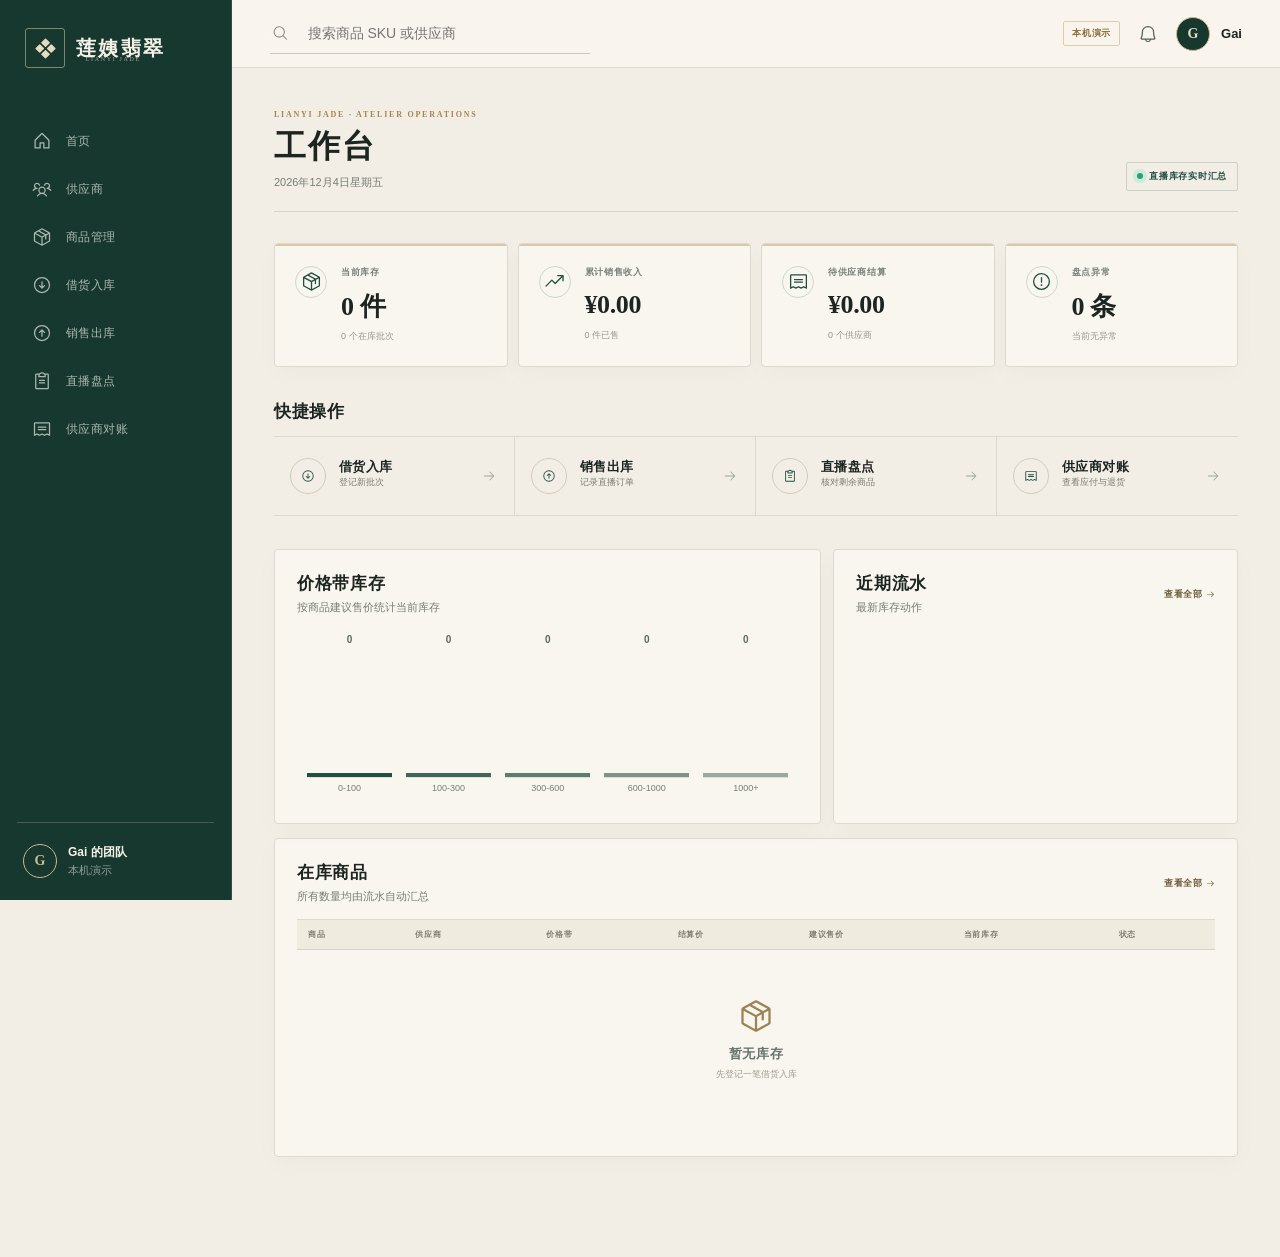
<file: index.html>
<!DOCTYPE html><html lang="zh-CN"><head><meta charSet="utf-8"/><meta name="viewport" content="width=device-width, initial-scale=1"/><link rel="stylesheet" href="/_next/static/css/index.D7hTfISC.css" data-rsc-css-href="/_next/static/css/index.D7hTfISC.css" data-precedence="vite-rsc/importer-resources"/><link rel="modulepreload" fetchPriority="low" href="/_next/static/chunks/index-Blk2rlcI.js"/><script src="/_next/static/chunks/rolldown-runtime-C60lm6uB.js" type="module" async=""></script><script src="/_next/static/chunks/framework-D_rUT4EX.js" type="module" async=""></script><script src="/_next/static/chunks/navigation-errors-By4dF-Cc.js" type="module" async=""></script><link rel="modulepreload" href="/_next/static/chunks/layout-segment-context-CkA3WodQ.js" crossorigin=""/><link rel="modulepreload" href="/_next/static/chunks/provider-aD4UeRP1.js" crossorigin=""/><title>莲姨翡翠 · 直播库存工作台</title><meta name="description" content="多供应商直播借货、销售、盘点与对账"/><meta name="theme-color" content="#17382e"/><script>Object.assign(((self[Symbol.for("vinext.navigationRuntime")]??={bootstrap:{routeManifest:null},functions:{}}).bootstrap.rsc??={rsc:[]}),{params:{},nav:{"pathname":"/","searchParams":[]}})</script><link rel="modulepreload" href="/_next/static/chunks/index-Blk2rlcI.js" />
</head><body><div class="center-state"><div class="spinner"></div><b>正在读取工作台</b></div><script type="module" src="/_next/static/chunks/index-Blk2rlcI.js" id="_R_" async=""></script><script>((self[Symbol.for("vinext.navigationRuntime")]??={bootstrap:{routeManifest:null},functions:{}}).bootstrap.rsc??={rsc:[]}).rsc.push("0:{\"page:/\":\"$L1\",\"layout:/\":\"$L2\",\"route:/\":\"$L3\",\"__route\":\"route:/\",\"__interceptionContext\":null,\"__layoutIds\":[\"layout:/\"],\"__rootLayout\":\"/\",\"__bfcacheSegmentIdentities\":{\"layout:/\":\"[\\\"layout\\\",\\\"layout:/\\\",\\\"root-boundary:/\\\",\\\"\\\"]\",\"page:/\":\"[\\\"page\\\",\\\"page:/\\\",\\\"root-boundary:/\\\",\\\"\\\"]\"},\"__srcPage\":[\"page\"],\"__layoutFlags\":{\"layout:/\":\"s\"},\"__artifactCompatibility\":{\"schemaVersion\":1,\"graphVersion\":\"app-route-graph:1177fd80f83fa7b0\",\"deploymentVersion\":\"70d492cc-1043-4f58-aca9-69269c07bb3f\",\"appElementsSchemaVersion\":1,\"rscPayloadSchemaVersion\":1,\"rootBoundaryId\":\"/\",\"renderEpoch\":null},\"__dynamicStaleTime\":0}\n")</script><script>((self[Symbol.for("vinext.navigationRuntime")]??={bootstrap:{routeManifest:null},functions:{}}).bootstrap.rsc??={rsc:[]}).rsc.push("4:I[\"75b87872b5db\",[],\"AppProvider\",1]\n")</script><script>((self[Symbol.for("vinext.navigationRuntime")]??={bootstrap:{routeManifest:null},functions:{}}).bootstrap.rsc??={rsc:[]}).rsc.push("5:I[\"8c0f216c4604\",[],\"Children\",1]\n")</script><script>((self[Symbol.for("vinext.navigationRuntime")]??={bootstrap:{routeManifest:null},functions:{}}).bootstrap.rsc??={rsc:[]}).rsc.push("6:I[\"593f344dc510\",[],\"GlobalErrorBoundary\",1]\n")</script><script>((self[Symbol.for("vinext.navigationRuntime")]??={bootstrap:{routeManifest:null},functions:{}}).bootstrap.rsc??={rsc:[]}).rsc.push("7:I[\"0b874ad30386\",[],\"default\",1]\n")</script><script>((self[Symbol.for("vinext.navigationRuntime")]??={bootstrap:{routeManifest:null},functions:{}}).bootstrap.rsc??={rsc:[]}).rsc.push("8:I[\"593f344dc510\",[],\"ErrorBoundary\",1]\n")</script><script>((self[Symbol.for("vinext.navigationRuntime")]??={bootstrap:{routeManifest:null},functions:{}}).bootstrap.rsc??={rsc:[]}).rsc.push("9:I[\"15c18cfaeeff\",[],\"LayoutSegmentProvider\",1]\n")</script><script>((self[Symbol.for("vinext.navigationRuntime")]??={bootstrap:{routeManifest:null},functions:{}}).bootstrap.rsc??={rsc:[]}).rsc.push("a:I[\"8c0f216c4604\",[],\"Slot\",1]\n")</script><script>((self[Symbol.for("vinext.navigationRuntime")]??={bootstrap:{routeManifest:null},functions:{}}).bootstrap.rsc??={rsc:[]}).rsc.push("b:I[\"593f344dc510\",[],\"NotFoundBoundary\",1]\n")</script><script>((self[Symbol.for("vinext.navigationRuntime")]??={bootstrap:{routeManifest:null},functions:{}}).bootstrap.rsc??={rsc:[]}).rsc.push("c:I[\"9276801271d6\",[],\"AppRouterScrollTarget\",1]\n")</script><script>((self[Symbol.for("vinext.navigationRuntime")]??={bootstrap:{routeManifest:null},functions:{}}).bootstrap.rsc??={rsc:[]}).rsc.push("d:I[\"593f344dc510\",[],\"RedirectBoundary\",1]\n")</script><script>((self[Symbol.for("vinext.navigationRuntime")]??={bootstrap:{routeManifest:null},functions:{}}).bootstrap.rsc??={rsc:[]}).rsc.push(":HL[\"/_next/static/css/index.D7hTfISC.css\",\"style\"     ]\n")</script><script>((self[Symbol.for("vinext.navigationRuntime")]??={bootstrap:{routeManifest:null},functions:{}}).bootstrap.rsc??={rsc:[]}).rsc.push("2:[[[\"$\",\"link\",\"css:/_next/static/css/index.D7hTfISC.css\",{\"rel\":\"stylesheet\",\"precedence\":\"vite-rsc/importer-resources\",\"href\":\"/_next/static/css/index.D7hTfISC.css\",\"data-rsc-css-href\":\"/_next/static/css/index.D7hTfISC.css\"}],\"$undefined\"],[\"$\",\"html\",null,{\"lang\":\"zh-CN\",\"children\":[\"$\",\"body\",null,{\"children\":[\"$\",\"$L4\",null,{\"children\":[\"$\",\"$L5\",null,{}]}]}]}]]\n")</script><script>((self[Symbol.for("vinext.navigationRuntime")]??={bootstrap:{routeManifest:null},functions:{}}).bootstrap.rsc??={rsc:[]}).rsc.push("3:[[[\"$\",\"meta\",null,{\"charSet\":\"utf-8\"}],[[\"$\",\"title\",\"0\",{\"children\":\"莲姨翡翠 · 直播库存工作台\"}],[\"$\",\"meta\",\"1\",{\"name\":\"description\",\"content\":\"多供应商直播借货、销售、盘点与对账\"}]],[[\"$\",\"meta\",\"0\",{\"name\":\"viewport\",\"content\":\"width=device-width, initial-scale=1\"}],[\"$\",\"meta\",\"1\",{\"name\":\"theme-color\",\"content\":\"#17382e\"}]]],[\"$\",\"$L6\",null,{\"fallback\":\"$7\",\"children\":[\"$\",\"$L8\",null,{\"fallback\":\"$7\",\"children\":[\"$\",\"$L9\",null,{\"providerId\":\"layout:/\",\"segmentMap\":{\"children\":[]},\"children\":[\"$\",\"$La\",null,{\"id\":\"layout:/\",\"parallelSlots\":\"$undefined\",\"children\":[\"$\",\"$Lb\",null,{\"resetKey\":\"\",\"fallback\":[[\"$\",\"title\",null,{\"children\":\"404: This page could not be found.\"}],[\"$\",\"div\",null,{\"style\":{\"fontFamily\":\"system-ui,\\\"Segoe UI\\\",Roboto,Helvetica,Arial,sans-serif,\\\"Apple Color Emoji\\\",\\\"Segoe UI Emoji\\\"\",\"height\":\"100vh\",\"textAlign\":\"center\",\"display\":\"flex\",\"flexDirection\":\"column\",\"alignItems\":\"center\",\"justifyContent\":\"center\"},\"children\":[\"$\",\"div\",null,{\"children\":[[\"$\",\"style\",null,{\"dangerouslySetInnerHTML\":{\"__html\":\"body{color:#000;background:#fff;margin:0}.next-error-h1{border-right:1px solid rgba(0,0,0,.3)}@media (prefers-color-scheme:dark){body{color:#fff;background:#000}.next-error-h1{border-right:1px solid rgba(255,255,255,.3)}}\"}}],[\"$\",\"h1\",null,{\"className\":\"next-error-h1\",\"style\":{\"display\":\"inline-block\",\"margin\":\"0 20px 0 0\",\"padding\":\"0 23px 0 0\",\"fontSize\":24,\"fontWeight\":500,\"verticalAlign\":\"top\",\"lineHeight\":\"49px\"},\"children\":404}],[\"$\",\"div\",null,{\"style\":{\"display\":\"inline-block\"},\"children\":[\"$\",\"h2\",null,{\"style\":{\"fontSize\":14,\"fontWeight\":400,\"lineHeight\":\"49px\",\"margin\":0},\"children\":\"This page could not be found.\"}]}]]}]}]],\"children\":[\"$\",\"$Lc\",null,{\"children\":[\"$\",\"$Ld\",null,{\"children\":[[\"$\",\"$L9\",null,{\"providerId\":\"page:/\",\"segmentMap\":{\"children\":[\"__PAGE__\"]},\"children\":[\"$\",\"$La\",null,{\"id\":\"page:/\"}]}],null]}]}]}]}]}]}]}],null,null]\n")</script><script>((self[Symbol.for("vinext.navigationRuntime")]??={bootstrap:{routeManifest:null},functions:{}}).bootstrap.rsc??={rsc:[]}).rsc.push("e:I[\"9e5c0a05e848\",[],\"Dashboard\",1]\n")</script><script>((self[Symbol.for("vinext.navigationRuntime")]??={bootstrap:{routeManifest:null},functions:{}}).bootstrap.rsc??={rsc:[]}).rsc.push("1:[\"$\",\"$Le\",null,{}]\n")</script><script>Object.assign(((self[Symbol.for("vinext.navigationRuntime")]??={bootstrap:{routeManifest:null},functions:{}}).bootstrap.rsc??={rsc:[]}),{"initialCacheKind":"static"});((self[Symbol.for("vinext.navigationRuntime")]??={bootstrap:{routeManifest:null},functions:{}}).bootstrap.rsc??={rsc:[]}).done=true</script></body></html>
</file>
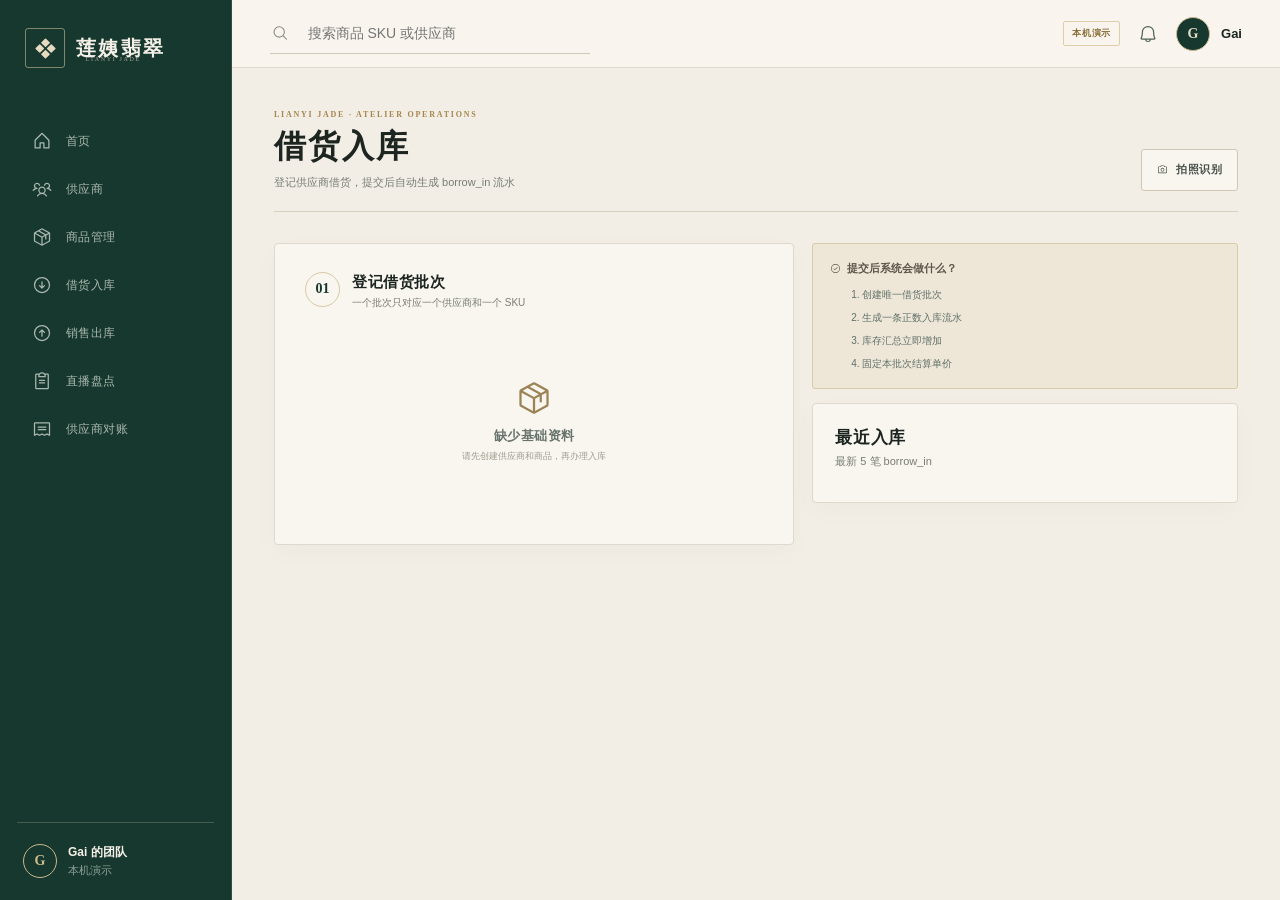
<file: borrow/index.html>
<!DOCTYPE html><html lang="zh-CN"><head><meta charSet="utf-8"/><meta name="viewport" content="width=device-width, initial-scale=1"/><link rel="stylesheet" href="/_next/static/css/index.D7hTfISC.css" data-rsc-css-href="/_next/static/css/index.D7hTfISC.css" data-precedence="vite-rsc/importer-resources"/><link rel="modulepreload" fetchPriority="low" href="/_next/static/chunks/index-Blk2rlcI.js"/><script src="/_next/static/chunks/rolldown-runtime-C60lm6uB.js" type="module" async=""></script><script src="/_next/static/chunks/framework-D_rUT4EX.js" type="module" async=""></script><script src="/_next/static/chunks/navigation-errors-By4dF-Cc.js" type="module" async=""></script><link rel="modulepreload" href="/_next/static/chunks/layout-segment-context-CkA3WodQ.js" crossorigin=""/><link rel="modulepreload" href="/_next/static/chunks/provider-aD4UeRP1.js" crossorigin=""/><title>莲姨翡翠 · 直播库存工作台</title><meta name="description" content="多供应商直播借货、销售、盘点与对账"/><meta name="theme-color" content="#17382e"/><script>Object.assign(((self[Symbol.for("vinext.navigationRuntime")]??={bootstrap:{routeManifest:null},functions:{}}).bootstrap.rsc??={rsc:[]}),{params:{},nav:{"pathname":"/borrow","searchParams":[]}})</script><link rel="modulepreload" href="/_next/static/chunks/index-Blk2rlcI.js" />
</head><body><div class="center-state"><div class="spinner"></div><b>正在读取工作台</b></div><script type="module" src="/_next/static/chunks/index-Blk2rlcI.js" id="_R_" async=""></script><script>((self[Symbol.for("vinext.navigationRuntime")]??={bootstrap:{routeManifest:null},functions:{}}).bootstrap.rsc??={rsc:[]}).rsc.push("0:{\"page:/borrow\":\"$L1\",\"layout:/\":\"$L2\",\"route:/borrow\":\"$L3\",\"__route\":\"route:/borrow\",\"__interceptionContext\":null,\"__layoutIds\":[\"layout:/\"],\"__rootLayout\":\"/\",\"__bfcacheSegmentIdentities\":{\"layout:/\":\"[\\\"layout\\\",\\\"layout:/\\\",\\\"root-boundary:/\\\",\\\"\\\"]\",\"page:/borrow\":\"[\\\"page\\\",\\\"page:/borrow\\\",\\\"root-boundary:/\\\",\\\"[\\\\\\\"borrow\\\\\\\"]\\\"]\"},\"__srcPage\":[\"borrow\",\"page\"],\"__layoutFlags\":{\"layout:/\":\"s\"},\"__artifactCompatibility\":{\"schemaVersion\":1,\"graphVersion\":\"app-route-graph:63d106fcc7e4d18f\",\"deploymentVersion\":\"70d492cc-1043-4f58-aca9-69269c07bb3f\",\"appElementsSchemaVersion\":1,\"rscPayloadSchemaVersion\":1,\"rootBoundaryId\":\"/\",\"renderEpoch\":null},\"__dynamicStaleTime\":0}\n")</script><script>((self[Symbol.for("vinext.navigationRuntime")]??={bootstrap:{routeManifest:null},functions:{}}).bootstrap.rsc??={rsc:[]}).rsc.push("4:I[\"75b87872b5db\",[],\"AppProvider\",1]\n")</script><script>((self[Symbol.for("vinext.navigationRuntime")]??={bootstrap:{routeManifest:null},functions:{}}).bootstrap.rsc??={rsc:[]}).rsc.push("5:I[\"8c0f216c4604\",[],\"Children\",1]\n")</script><script>((self[Symbol.for("vinext.navigationRuntime")]??={bootstrap:{routeManifest:null},functions:{}}).bootstrap.rsc??={rsc:[]}).rsc.push("6:I[\"593f344dc510\",[],\"GlobalErrorBoundary\",1]\n")</script><script>((self[Symbol.for("vinext.navigationRuntime")]??={bootstrap:{routeManifest:null},functions:{}}).bootstrap.rsc??={rsc:[]}).rsc.push("7:I[\"0b874ad30386\",[],\"default\",1]\n")</script><script>((self[Symbol.for("vinext.navigationRuntime")]??={bootstrap:{routeManifest:null},functions:{}}).bootstrap.rsc??={rsc:[]}).rsc.push("8:I[\"593f344dc510\",[],\"ErrorBoundary\",1]\n")</script><script>((self[Symbol.for("vinext.navigationRuntime")]??={bootstrap:{routeManifest:null},functions:{}}).bootstrap.rsc??={rsc:[]}).rsc.push("9:I[\"15c18cfaeeff\",[],\"LayoutSegmentProvider\",1]\n")</script><script>((self[Symbol.for("vinext.navigationRuntime")]??={bootstrap:{routeManifest:null},functions:{}}).bootstrap.rsc??={rsc:[]}).rsc.push("a:I[\"8c0f216c4604\",[],\"Slot\",1]\n")</script><script>((self[Symbol.for("vinext.navigationRuntime")]??={bootstrap:{routeManifest:null},functions:{}}).bootstrap.rsc??={rsc:[]}).rsc.push("b:I[\"593f344dc510\",[],\"NotFoundBoundary\",1]\n")</script><script>((self[Symbol.for("vinext.navigationRuntime")]??={bootstrap:{routeManifest:null},functions:{}}).bootstrap.rsc??={rsc:[]}).rsc.push("c:I[\"9276801271d6\",[],\"AppRouterScrollTarget\",1]\n")</script><script>((self[Symbol.for("vinext.navigationRuntime")]??={bootstrap:{routeManifest:null},functions:{}}).bootstrap.rsc??={rsc:[]}).rsc.push("d:I[\"593f344dc510\",[],\"RedirectBoundary\",1]\n")</script><script>((self[Symbol.for("vinext.navigationRuntime")]??={bootstrap:{routeManifest:null},functions:{}}).bootstrap.rsc??={rsc:[]}).rsc.push(":HL[\"/_next/static/css/index.D7hTfISC.css\",\"style\"     ]\n")</script><script>((self[Symbol.for("vinext.navigationRuntime")]??={bootstrap:{routeManifest:null},functions:{}}).bootstrap.rsc??={rsc:[]}).rsc.push("2:[[[\"$\",\"link\",\"css:/_next/static/css/index.D7hTfISC.css\",{\"rel\":\"stylesheet\",\"precedence\":\"vite-rsc/importer-resources\",\"href\":\"/_next/static/css/index.D7hTfISC.css\",\"data-rsc-css-href\":\"/_next/static/css/index.D7hTfISC.css\"}],\"$undefined\"],[\"$\",\"html\",null,{\"lang\":\"zh-CN\",\"children\":[\"$\",\"body\",null,{\"children\":[\"$\",\"$L4\",null,{\"children\":[\"$\",\"$L5\",null,{}]}]}]}]]\n")</script><script>((self[Symbol.for("vinext.navigationRuntime")]??={bootstrap:{routeManifest:null},functions:{}}).bootstrap.rsc??={rsc:[]}).rsc.push("3:[[[\"$\",\"meta\",null,{\"charSet\":\"utf-8\"}],[[\"$\",\"title\",\"0\",{\"children\":\"莲姨翡翠 · 直播库存工作台\"}],[\"$\",\"meta\",\"1\",{\"name\":\"description\",\"content\":\"多供应商直播借货、销售、盘点与对账\"}]],[[\"$\",\"meta\",\"0\",{\"name\":\"viewport\",\"content\":\"width=device-width, initial-scale=1\"}],[\"$\",\"meta\",\"1\",{\"name\":\"theme-color\",\"content\":\"#17382e\"}]]],[\"$\",\"$L6\",null,{\"fallback\":\"$7\",\"children\":[\"$\",\"$L8\",null,{\"fallback\":\"$7\",\"children\":[\"$\",\"$L9\",null,{\"providerId\":\"layout:/\",\"segmentMap\":{\"children\":[\"borrow\"]},\"children\":[\"$\",\"$La\",null,{\"id\":\"layout:/\",\"parallelSlots\":\"$undefined\",\"children\":[\"$\",\"$Lb\",null,{\"resetKey\":\"borrow\",\"fallback\":[[\"$\",\"title\",null,{\"children\":\"404: This page could not be found.\"}],[\"$\",\"div\",null,{\"style\":{\"fontFamily\":\"system-ui,\\\"Segoe UI\\\",Roboto,Helvetica,Arial,sans-serif,\\\"Apple Color Emoji\\\",\\\"Segoe UI Emoji\\\"\",\"height\":\"100vh\",\"textAlign\":\"center\",\"display\":\"flex\",\"flexDirection\":\"column\",\"alignItems\":\"center\",\"justifyContent\":\"center\"},\"children\":[\"$\",\"div\",null,{\"children\":[[\"$\",\"style\",null,{\"dangerouslySetInnerHTML\":{\"__html\":\"body{color:#000;background:#fff;margin:0}.next-error-h1{border-right:1px solid rgba(0,0,0,.3)}@media (prefers-color-scheme:dark){body{color:#fff;background:#000}.next-error-h1{border-right:1px solid rgba(255,255,255,.3)}}\"}}],[\"$\",\"h1\",null,{\"className\":\"next-error-h1\",\"style\":{\"display\":\"inline-block\",\"margin\":\"0 20px 0 0\",\"padding\":\"0 23px 0 0\",\"fontSize\":24,\"fontWeight\":500,\"verticalAlign\":\"top\",\"lineHeight\":\"49px\"},\"children\":404}],[\"$\",\"div\",null,{\"style\":{\"display\":\"inline-block\"},\"children\":[\"$\",\"h2\",null,{\"style\":{\"fontSize\":14,\"fontWeight\":400,\"lineHeight\":\"49px\",\"margin\":0},\"children\":\"This page could not be found.\"}]}]]}]}]],\"children\":[\"$\",\"$Lc\",null,{\"children\":[\"$\",\"$Ld\",null,{\"children\":[[\"$\",\"$L9\",null,{\"providerId\":\"page:/borrow\",\"segmentMap\":{\"children\":[\"__PAGE__\"]},\"children\":[\"$\",\"$La\",null,{\"id\":\"page:/borrow\"}]}],null]}]}]}]}]}]}]}],null,null]\n")</script><script>((self[Symbol.for("vinext.navigationRuntime")]??={bootstrap:{routeManifest:null},functions:{}}).bootstrap.rsc??={rsc:[]}).rsc.push("e:I[\"9e5c0a05e848\",[],\"BorrowPage\",1]\n")</script><script>((self[Symbol.for("vinext.navigationRuntime")]??={bootstrap:{routeManifest:null},functions:{}}).bootstrap.rsc??={rsc:[]}).rsc.push("1:[\"$\",\"$Le\",null,{}]\n")</script><script>Object.assign(((self[Symbol.for("vinext.navigationRuntime")]??={bootstrap:{routeManifest:null},functions:{}}).bootstrap.rsc??={rsc:[]}),{"initialCacheKind":"static"});((self[Symbol.for("vinext.navigationRuntime")]??={bootstrap:{routeManifest:null},functions:{}}).bootstrap.rsc??={rsc:[]}).done=true</script></body></html>
</file>
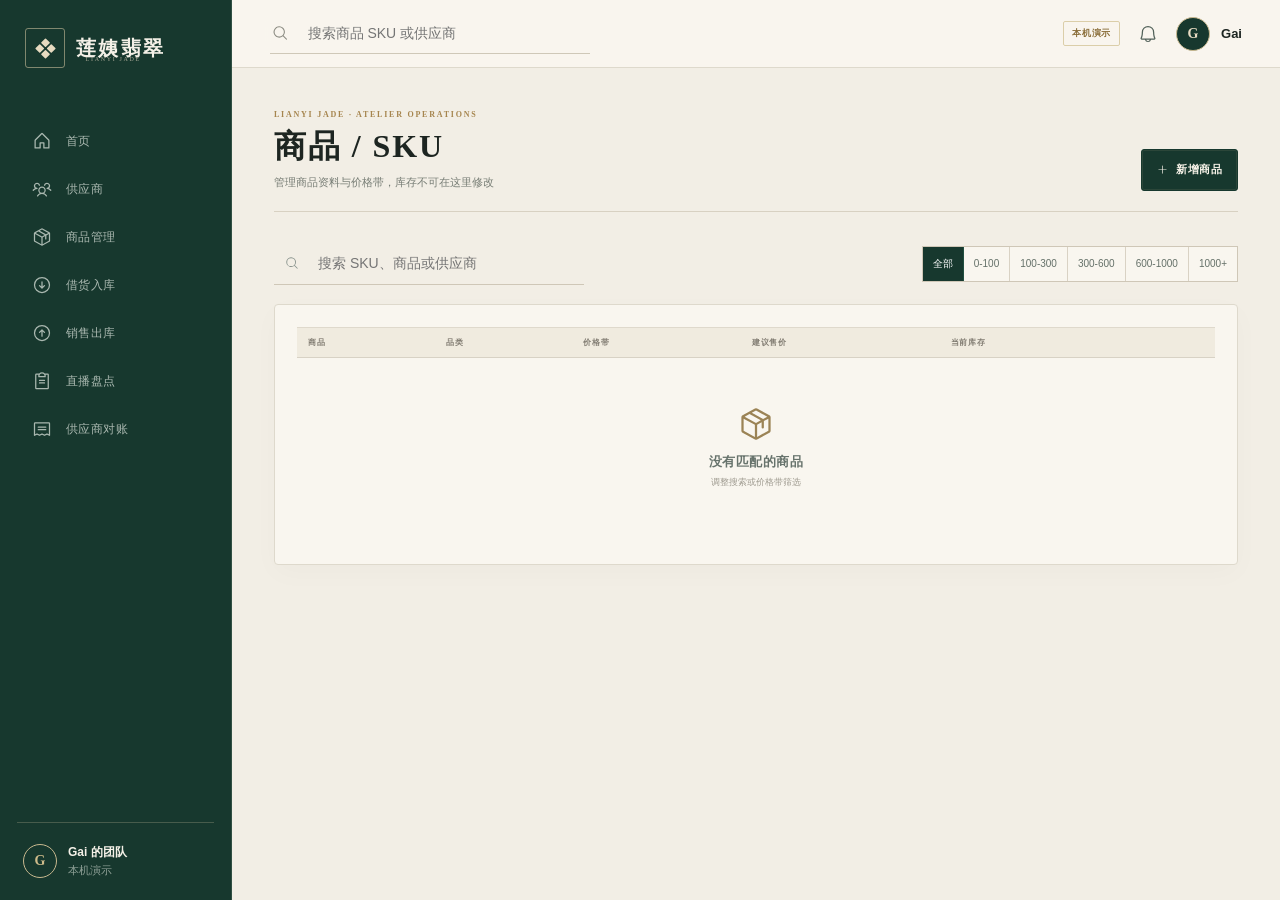
<file: products/index.html>
<!DOCTYPE html><html lang="zh-CN"><head><meta charSet="utf-8"/><meta name="viewport" content="width=device-width, initial-scale=1"/><link rel="stylesheet" href="/_next/static/css/index.D7hTfISC.css" data-rsc-css-href="/_next/static/css/index.D7hTfISC.css" data-precedence="vite-rsc/importer-resources"/><link rel="modulepreload" fetchPriority="low" href="/_next/static/chunks/index-Blk2rlcI.js"/><script src="/_next/static/chunks/rolldown-runtime-C60lm6uB.js" type="module" async=""></script><script src="/_next/static/chunks/framework-D_rUT4EX.js" type="module" async=""></script><script src="/_next/static/chunks/navigation-errors-By4dF-Cc.js" type="module" async=""></script><link rel="modulepreload" href="/_next/static/chunks/layout-segment-context-CkA3WodQ.js" crossorigin=""/><link rel="modulepreload" href="/_next/static/chunks/provider-aD4UeRP1.js" crossorigin=""/><title>莲姨翡翠 · 直播库存工作台</title><meta name="description" content="多供应商直播借货、销售、盘点与对账"/><meta name="theme-color" content="#17382e"/><script>Object.assign(((self[Symbol.for("vinext.navigationRuntime")]??={bootstrap:{routeManifest:null},functions:{}}).bootstrap.rsc??={rsc:[]}),{params:{},nav:{"pathname":"/products","searchParams":[]}})</script><link rel="modulepreload" href="/_next/static/chunks/index-Blk2rlcI.js" />
</head><body><div class="center-state"><div class="spinner"></div><b>正在读取工作台</b></div><script type="module" src="/_next/static/chunks/index-Blk2rlcI.js" id="_R_" async=""></script><script>((self[Symbol.for("vinext.navigationRuntime")]??={bootstrap:{routeManifest:null},functions:{}}).bootstrap.rsc??={rsc:[]}).rsc.push("0:{\"page:/products\":\"$L1\",\"layout:/\":\"$L2\",\"route:/products\":\"$L3\",\"__route\":\"route:/products\",\"__interceptionContext\":null,\"__layoutIds\":[\"layout:/\"],\"__rootLayout\":\"/\",\"__bfcacheSegmentIdentities\":{\"layout:/\":\"[\\\"layout\\\",\\\"layout:/\\\",\\\"root-boundary:/\\\",\\\"\\\"]\",\"page:/products\":\"[\\\"page\\\",\\\"page:/products\\\",\\\"root-boundary:/\\\",\\\"[\\\\\\\"products\\\\\\\"]\\\"]\"},\"__srcPage\":[\"products\",\"page\"],\"__layoutFlags\":{\"layout:/\":\"s\"},\"__artifactCompatibility\":{\"schemaVersion\":1,\"graphVersion\":\"app-route-graph:6c7cb0580658c93c\",\"deploymentVersion\":\"70d492cc-1043-4f58-aca9-69269c07bb3f\",\"appElementsSchemaVersion\":1,\"rscPayloadSchemaVersion\":1,\"rootBoundaryId\":\"/\",\"renderEpoch\":null},\"__dynamicStaleTime\":0}\n")</script><script>((self[Symbol.for("vinext.navigationRuntime")]??={bootstrap:{routeManifest:null},functions:{}}).bootstrap.rsc??={rsc:[]}).rsc.push("4:I[\"75b87872b5db\",[],\"AppProvider\",1]\n")</script><script>((self[Symbol.for("vinext.navigationRuntime")]??={bootstrap:{routeManifest:null},functions:{}}).bootstrap.rsc??={rsc:[]}).rsc.push("5:I[\"8c0f216c4604\",[],\"Children\",1]\n")</script><script>((self[Symbol.for("vinext.navigationRuntime")]??={bootstrap:{routeManifest:null},functions:{}}).bootstrap.rsc??={rsc:[]}).rsc.push("6:I[\"593f344dc510\",[],\"GlobalErrorBoundary\",1]\n")</script><script>((self[Symbol.for("vinext.navigationRuntime")]??={bootstrap:{routeManifest:null},functions:{}}).bootstrap.rsc??={rsc:[]}).rsc.push("7:I[\"0b874ad30386\",[],\"default\",1]\n")</script><script>((self[Symbol.for("vinext.navigationRuntime")]??={bootstrap:{routeManifest:null},functions:{}}).bootstrap.rsc??={rsc:[]}).rsc.push("8:I[\"593f344dc510\",[],\"ErrorBoundary\",1]\n")</script><script>((self[Symbol.for("vinext.navigationRuntime")]??={bootstrap:{routeManifest:null},functions:{}}).bootstrap.rsc??={rsc:[]}).rsc.push("9:I[\"15c18cfaeeff\",[],\"LayoutSegmentProvider\",1]\n")</script><script>((self[Symbol.for("vinext.navigationRuntime")]??={bootstrap:{routeManifest:null},functions:{}}).bootstrap.rsc??={rsc:[]}).rsc.push("a:I[\"8c0f216c4604\",[],\"Slot\",1]\n")</script><script>((self[Symbol.for("vinext.navigationRuntime")]??={bootstrap:{routeManifest:null},functions:{}}).bootstrap.rsc??={rsc:[]}).rsc.push("b:I[\"593f344dc510\",[],\"NotFoundBoundary\",1]\n")</script><script>((self[Symbol.for("vinext.navigationRuntime")]??={bootstrap:{routeManifest:null},functions:{}}).bootstrap.rsc??={rsc:[]}).rsc.push("c:I[\"9276801271d6\",[],\"AppRouterScrollTarget\",1]\n")</script><script>((self[Symbol.for("vinext.navigationRuntime")]??={bootstrap:{routeManifest:null},functions:{}}).bootstrap.rsc??={rsc:[]}).rsc.push("d:I[\"593f344dc510\",[],\"RedirectBoundary\",1]\n")</script><script>((self[Symbol.for("vinext.navigationRuntime")]??={bootstrap:{routeManifest:null},functions:{}}).bootstrap.rsc??={rsc:[]}).rsc.push(":HL[\"/_next/static/css/index.D7hTfISC.css\",\"style\"     ]\n")</script><script>((self[Symbol.for("vinext.navigationRuntime")]??={bootstrap:{routeManifest:null},functions:{}}).bootstrap.rsc??={rsc:[]}).rsc.push("2:[[[\"$\",\"link\",\"css:/_next/static/css/index.D7hTfISC.css\",{\"rel\":\"stylesheet\",\"precedence\":\"vite-rsc/importer-resources\",\"href\":\"/_next/static/css/index.D7hTfISC.css\",\"data-rsc-css-href\":\"/_next/static/css/index.D7hTfISC.css\"}],\"$undefined\"],[\"$\",\"html\",null,{\"lang\":\"zh-CN\",\"children\":[\"$\",\"body\",null,{\"children\":[\"$\",\"$L4\",null,{\"children\":[\"$\",\"$L5\",null,{}]}]}]}]]\n")</script><script>((self[Symbol.for("vinext.navigationRuntime")]??={bootstrap:{routeManifest:null},functions:{}}).bootstrap.rsc??={rsc:[]}).rsc.push("3:[[[\"$\",\"meta\",null,{\"charSet\":\"utf-8\"}],[[\"$\",\"title\",\"0\",{\"children\":\"莲姨翡翠 · 直播库存工作台\"}],[\"$\",\"meta\",\"1\",{\"name\":\"description\",\"content\":\"多供应商直播借货、销售、盘点与对账\"}]],[[\"$\",\"meta\",\"0\",{\"name\":\"viewport\",\"content\":\"width=device-width, initial-scale=1\"}],[\"$\",\"meta\",\"1\",{\"name\":\"theme-color\",\"content\":\"#17382e\"}]]],[\"$\",\"$L6\",null,{\"fallback\":\"$7\",\"children\":[\"$\",\"$L8\",null,{\"fallback\":\"$7\",\"children\":[\"$\",\"$L9\",null,{\"providerId\":\"layout:/\",\"segmentMap\":{\"children\":[\"products\"]},\"children\":[\"$\",\"$La\",null,{\"id\":\"layout:/\",\"parallelSlots\":\"$undefined\",\"children\":[\"$\",\"$Lb\",null,{\"resetKey\":\"products\",\"fallback\":[[\"$\",\"title\",null,{\"children\":\"404: This page could not be found.\"}],[\"$\",\"div\",null,{\"style\":{\"fontFamily\":\"system-ui,\\\"Segoe UI\\\",Roboto,Helvetica,Arial,sans-serif,\\\"Apple Color Emoji\\\",\\\"Segoe UI Emoji\\\"\",\"height\":\"100vh\",\"textAlign\":\"center\",\"display\":\"flex\",\"flexDirection\":\"column\",\"alignItems\":\"center\",\"justifyContent\":\"center\"},\"children\":[\"$\",\"div\",null,{\"children\":[[\"$\",\"style\",null,{\"dangerouslySetInnerHTML\":{\"__html\":\"body{color:#000;background:#fff;margin:0}.next-error-h1{border-right:1px solid rgba(0,0,0,.3)}@media (prefers-color-scheme:dark){body{color:#fff;background:#000}.next-error-h1{border-right:1px solid rgba(255,255,255,.3)}}\"}}],[\"$\",\"h1\",null,{\"className\":\"next-error-h1\",\"style\":{\"display\":\"inline-block\",\"margin\":\"0 20px 0 0\",\"padding\":\"0 23px 0 0\",\"fontSize\":24,\"fontWeight\":500,\"verticalAlign\":\"top\",\"lineHeight\":\"49px\"},\"children\":404}],[\"$\",\"div\",null,{\"style\":{\"display\":\"inline-block\"},\"children\":[\"$\",\"h2\",null,{\"style\":{\"fontSize\":14,\"fontWeight\":400,\"lineHeight\":\"49px\",\"margin\":0},\"children\":\"This page could not be found.\"}]}]]}]}]],\"children\":[\"$\",\"$Lc\",null,{\"children\":[\"$\",\"$Ld\",null,{\"children\":[[\"$\",\"$L9\",null,{\"providerId\":\"page:/products\",\"segmentMap\":{\"children\":[\"__PAGE__\"]},\"children\":[\"$\",\"$La\",null,{\"id\":\"page:/products\"}]}],null]}]}]}]}]}]}]}],null,null]\n")</script><script>((self[Symbol.for("vinext.navigationRuntime")]??={bootstrap:{routeManifest:null},functions:{}}).bootstrap.rsc??={rsc:[]}).rsc.push("e:I[\"9e5c0a05e848\",[],\"ProductsPage\",1]\n")</script><script>((self[Symbol.for("vinext.navigationRuntime")]??={bootstrap:{routeManifest:null},functions:{}}).bootstrap.rsc??={rsc:[]}).rsc.push("1:[\"$\",\"$Le\",null,{}]\n")</script><script>Object.assign(((self[Symbol.for("vinext.navigationRuntime")]??={bootstrap:{routeManifest:null},functions:{}}).bootstrap.rsc??={rsc:[]}),{"initialCacheKind":"static"});((self[Symbol.for("vinext.navigationRuntime")]??={bootstrap:{routeManifest:null},functions:{}}).bootstrap.rsc??={rsc:[]}).done=true</script></body></html>
</file>
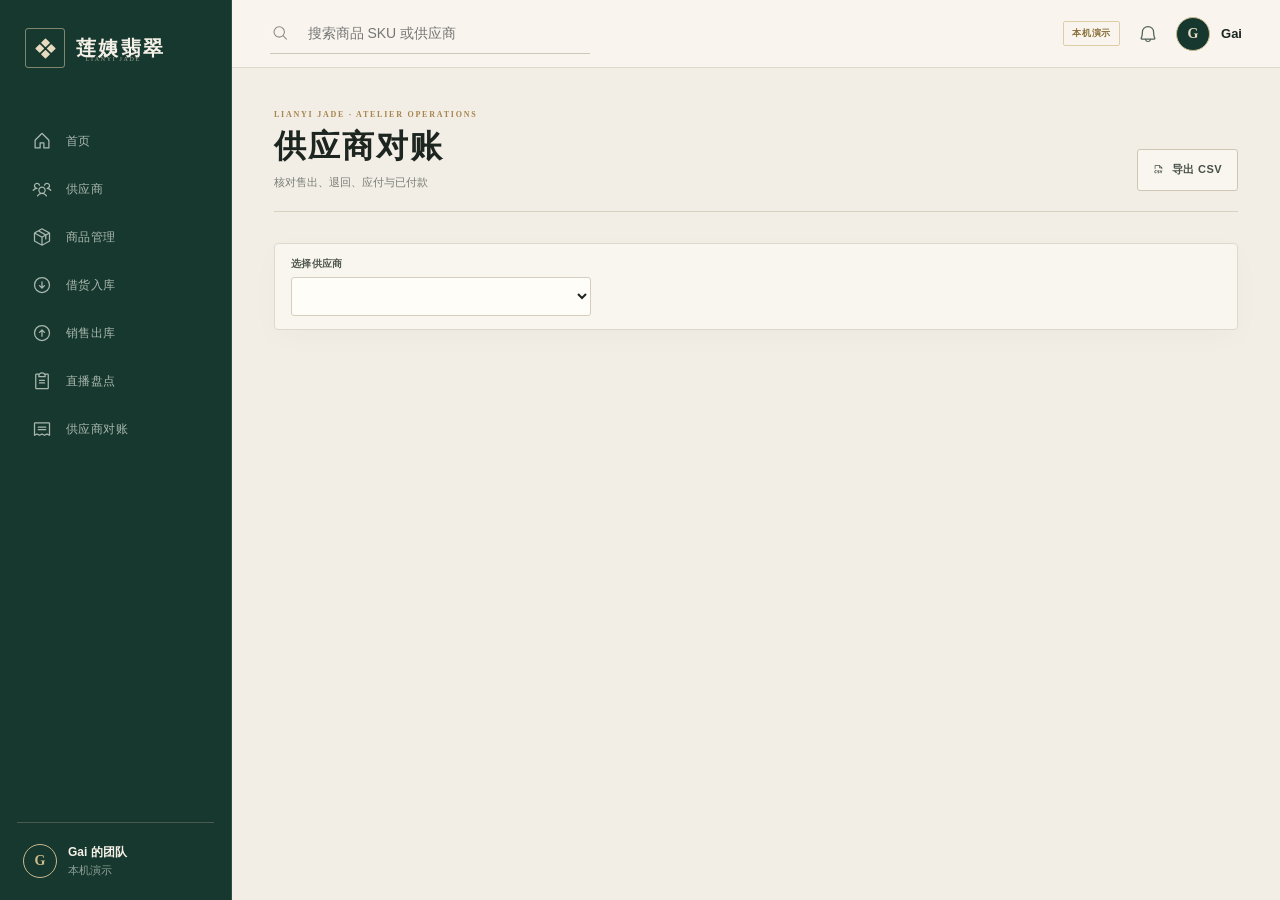
<file: reconciliation/index.html>
<!DOCTYPE html><html lang="zh-CN"><head><meta charSet="utf-8"/><meta name="viewport" content="width=device-width, initial-scale=1"/><link rel="stylesheet" href="/_next/static/css/index.D7hTfISC.css" data-rsc-css-href="/_next/static/css/index.D7hTfISC.css" data-precedence="vite-rsc/importer-resources"/><link rel="modulepreload" fetchPriority="low" href="/_next/static/chunks/index-Blk2rlcI.js"/><script src="/_next/static/chunks/rolldown-runtime-C60lm6uB.js" type="module" async=""></script><script src="/_next/static/chunks/framework-D_rUT4EX.js" type="module" async=""></script><script src="/_next/static/chunks/navigation-errors-By4dF-Cc.js" type="module" async=""></script><link rel="modulepreload" href="/_next/static/chunks/layout-segment-context-CkA3WodQ.js" crossorigin=""/><link rel="modulepreload" href="/_next/static/chunks/provider-aD4UeRP1.js" crossorigin=""/><title>莲姨翡翠 · 直播库存工作台</title><meta name="description" content="多供应商直播借货、销售、盘点与对账"/><meta name="theme-color" content="#17382e"/><script>Object.assign(((self[Symbol.for("vinext.navigationRuntime")]??={bootstrap:{routeManifest:null},functions:{}}).bootstrap.rsc??={rsc:[]}),{params:{},nav:{"pathname":"/reconciliation","searchParams":[]}})</script><link rel="modulepreload" href="/_next/static/chunks/index-Blk2rlcI.js" />
</head><body><div class="center-state"><div class="spinner"></div><b>正在读取工作台</b></div><script type="module" src="/_next/static/chunks/index-Blk2rlcI.js" id="_R_" async=""></script><script>((self[Symbol.for("vinext.navigationRuntime")]??={bootstrap:{routeManifest:null},functions:{}}).bootstrap.rsc??={rsc:[]}).rsc.push("0:{\"page:/reconciliation\":\"$L1\",\"layout:/\":\"$L2\",\"route:/reconciliation\":\"$L3\",\"__route\":\"route:/reconciliation\",\"__interceptionContext\":null,\"__layoutIds\":[\"layout:/\"],\"__rootLayout\":\"/\",\"__bfcacheSegmentIdentities\":{\"layout:/\":\"[\\\"layout\\\",\\\"layout:/\\\",\\\"root-boundary:/\\\",\\\"\\\"]\",\"page:/reconciliation\":\"[\\\"page\\\",\\\"page:/reconciliation\\\",\\\"root-boundary:/\\\",\\\"[\\\\\\\"reconciliation\\\\\\\"]\\\"]\"},\"__srcPage\":[\"reconciliation\",\"page\"],\"__layoutFlags\":{\"layout:/\":\"s\"},\"__artifactCompatibility\":{\"schemaVersion\":1,\"graphVersion\":\"app-route-graph:abc20ab0ad8d6077\",\"deploymentVersion\":\"70d492cc-1043-4f58-aca9-69269c07bb3f\",\"appElementsSchemaVersion\":1,\"rscPayloadSchemaVersion\":1,\"rootBoundaryId\":\"/\",\"renderEpoch\":null},\"__dynamicStaleTime\":0}\n")</script><script>((self[Symbol.for("vinext.navigationRuntime")]??={bootstrap:{routeManifest:null},functions:{}}).bootstrap.rsc??={rsc:[]}).rsc.push("4:I[\"75b87872b5db\",[],\"AppProvider\",1]\n")</script><script>((self[Symbol.for("vinext.navigationRuntime")]??={bootstrap:{routeManifest:null},functions:{}}).bootstrap.rsc??={rsc:[]}).rsc.push("5:I[\"8c0f216c4604\",[],\"Children\",1]\n")</script><script>((self[Symbol.for("vinext.navigationRuntime")]??={bootstrap:{routeManifest:null},functions:{}}).bootstrap.rsc??={rsc:[]}).rsc.push("6:I[\"593f344dc510\",[],\"GlobalErrorBoundary\",1]\n")</script><script>((self[Symbol.for("vinext.navigationRuntime")]??={bootstrap:{routeManifest:null},functions:{}}).bootstrap.rsc??={rsc:[]}).rsc.push("7:I[\"0b874ad30386\",[],\"default\",1]\n")</script><script>((self[Symbol.for("vinext.navigationRuntime")]??={bootstrap:{routeManifest:null},functions:{}}).bootstrap.rsc??={rsc:[]}).rsc.push("8:I[\"593f344dc510\",[],\"ErrorBoundary\",1]\n")</script><script>((self[Symbol.for("vinext.navigationRuntime")]??={bootstrap:{routeManifest:null},functions:{}}).bootstrap.rsc??={rsc:[]}).rsc.push("9:I[\"15c18cfaeeff\",[],\"LayoutSegmentProvider\",1]\n")</script><script>((self[Symbol.for("vinext.navigationRuntime")]??={bootstrap:{routeManifest:null},functions:{}}).bootstrap.rsc??={rsc:[]}).rsc.push("a:I[\"8c0f216c4604\",[],\"Slot\",1]\n")</script><script>((self[Symbol.for("vinext.navigationRuntime")]??={bootstrap:{routeManifest:null},functions:{}}).bootstrap.rsc??={rsc:[]}).rsc.push("b:I[\"593f344dc510\",[],\"NotFoundBoundary\",1]\n")</script><script>((self[Symbol.for("vinext.navigationRuntime")]??={bootstrap:{routeManifest:null},functions:{}}).bootstrap.rsc??={rsc:[]}).rsc.push("c:I[\"9276801271d6\",[],\"AppRouterScrollTarget\",1]\n")</script><script>((self[Symbol.for("vinext.navigationRuntime")]??={bootstrap:{routeManifest:null},functions:{}}).bootstrap.rsc??={rsc:[]}).rsc.push("d:I[\"593f344dc510\",[],\"RedirectBoundary\",1]\n")</script><script>((self[Symbol.for("vinext.navigationRuntime")]??={bootstrap:{routeManifest:null},functions:{}}).bootstrap.rsc??={rsc:[]}).rsc.push(":HL[\"/_next/static/css/index.D7hTfISC.css\",\"style\"     ]\n")</script><script>((self[Symbol.for("vinext.navigationRuntime")]??={bootstrap:{routeManifest:null},functions:{}}).bootstrap.rsc??={rsc:[]}).rsc.push("2:[[[\"$\",\"link\",\"css:/_next/static/css/index.D7hTfISC.css\",{\"rel\":\"stylesheet\",\"precedence\":\"vite-rsc/importer-resources\",\"href\":\"/_next/static/css/index.D7hTfISC.css\",\"data-rsc-css-href\":\"/_next/static/css/index.D7hTfISC.css\"}],\"$undefined\"],[\"$\",\"html\",null,{\"lang\":\"zh-CN\",\"children\":[\"$\",\"body\",null,{\"children\":[\"$\",\"$L4\",null,{\"children\":[\"$\",\"$L5\",null,{}]}]}]}]]\n")</script><script>((self[Symbol.for("vinext.navigationRuntime")]??={bootstrap:{routeManifest:null},functions:{}}).bootstrap.rsc??={rsc:[]}).rsc.push("3:[[[\"$\",\"meta\",null,{\"charSet\":\"utf-8\"}],[[\"$\",\"title\",\"0\",{\"children\":\"莲姨翡翠 · 直播库存工作台\"}],[\"$\",\"meta\",\"1\",{\"name\":\"description\",\"content\":\"多供应商直播借货、销售、盘点与对账\"}]],[[\"$\",\"meta\",\"0\",{\"name\":\"viewport\",\"content\":\"width=device-width, initial-scale=1\"}],[\"$\",\"meta\",\"1\",{\"name\":\"theme-color\",\"content\":\"#17382e\"}]]],[\"$\",\"$L6\",null,{\"fallback\":\"$7\",\"children\":[\"$\",\"$L8\",null,{\"fallback\":\"$7\",\"children\":[\"$\",\"$L9\",null,{\"providerId\":\"layout:/\",\"segmentMap\":{\"children\":[\"reconciliation\"]},\"children\":[\"$\",\"$La\",null,{\"id\":\"layout:/\",\"parallelSlots\":\"$undefined\",\"children\":[\"$\",\"$Lb\",null,{\"resetKey\":\"reconciliation\",\"fallback\":[[\"$\",\"title\",null,{\"children\":\"404: This page could not be found.\"}],[\"$\",\"div\",null,{\"style\":{\"fontFamily\":\"system-ui,\\\"Segoe UI\\\",Roboto,Helvetica,Arial,sans-serif,\\\"Apple Color Emoji\\\",\\\"Segoe UI Emoji\\\"\",\"height\":\"100vh\",\"textAlign\":\"center\",\"display\":\"flex\",\"flexDirection\":\"column\",\"alignItems\":\"center\",\"justifyContent\":\"center\"},\"children\":[\"$\",\"div\",null,{\"children\":[[\"$\",\"style\",null,{\"dangerouslySetInnerHTML\":{\"__html\":\"body{color:#000;background:#fff;margin:0}.next-error-h1{border-right:1px solid rgba(0,0,0,.3)}@media (prefers-color-scheme:dark){body{color:#fff;background:#000}.next-error-h1{border-right:1px solid rgba(255,255,255,.3)}}\"}}],[\"$\",\"h1\",null,{\"className\":\"next-error-h1\",\"style\":{\"display\":\"inline-block\",\"margin\":\"0 20px 0 0\",\"padding\":\"0 23px 0 0\",\"fontSize\":24,\"fontWeight\":500,\"verticalAlign\":\"top\",\"lineHeight\":\"49px\"},\"children\":404}],[\"$\",\"div\",null,{\"style\":{\"display\":\"inline-block\"},\"children\":[\"$\",\"h2\",null,{\"style\":{\"fontSize\":14,\"fontWeight\":400,\"lineHeight\":\"49px\",\"margin\":0},\"children\":\"This page could not be found.\"}]}]]}]}]],\"children\":[\"$\",\"$Lc\",null,{\"children\":[\"$\",\"$Ld\",null,{\"children\":[[\"$\",\"$L9\",null,{\"providerId\":\"page:/reconciliation\",\"segmentMap\":{\"children\":[\"__PAGE__\"]},\"children\":[\"$\",\"$La\",null,{\"id\":\"page:/reconciliation\"}]}],null]}]}]}]}]}]}]}],null,null]\n")</script><script>((self[Symbol.for("vinext.navigationRuntime")]??={bootstrap:{routeManifest:null},functions:{}}).bootstrap.rsc??={rsc:[]}).rsc.push("e:I[\"9e5c0a05e848\",[],\"ReconciliationPage\",1]\n")</script><script>((self[Symbol.for("vinext.navigationRuntime")]??={bootstrap:{routeManifest:null},functions:{}}).bootstrap.rsc??={rsc:[]}).rsc.push("1:[\"$\",\"$Le\",null,{}]\n")</script><script>Object.assign(((self[Symbol.for("vinext.navigationRuntime")]??={bootstrap:{routeManifest:null},functions:{}}).bootstrap.rsc??={rsc:[]}),{"initialCacheKind":"static"});((self[Symbol.for("vinext.navigationRuntime")]??={bootstrap:{routeManifest:null},functions:{}}).bootstrap.rsc??={rsc:[]}).done=true</script></body></html>
</file>
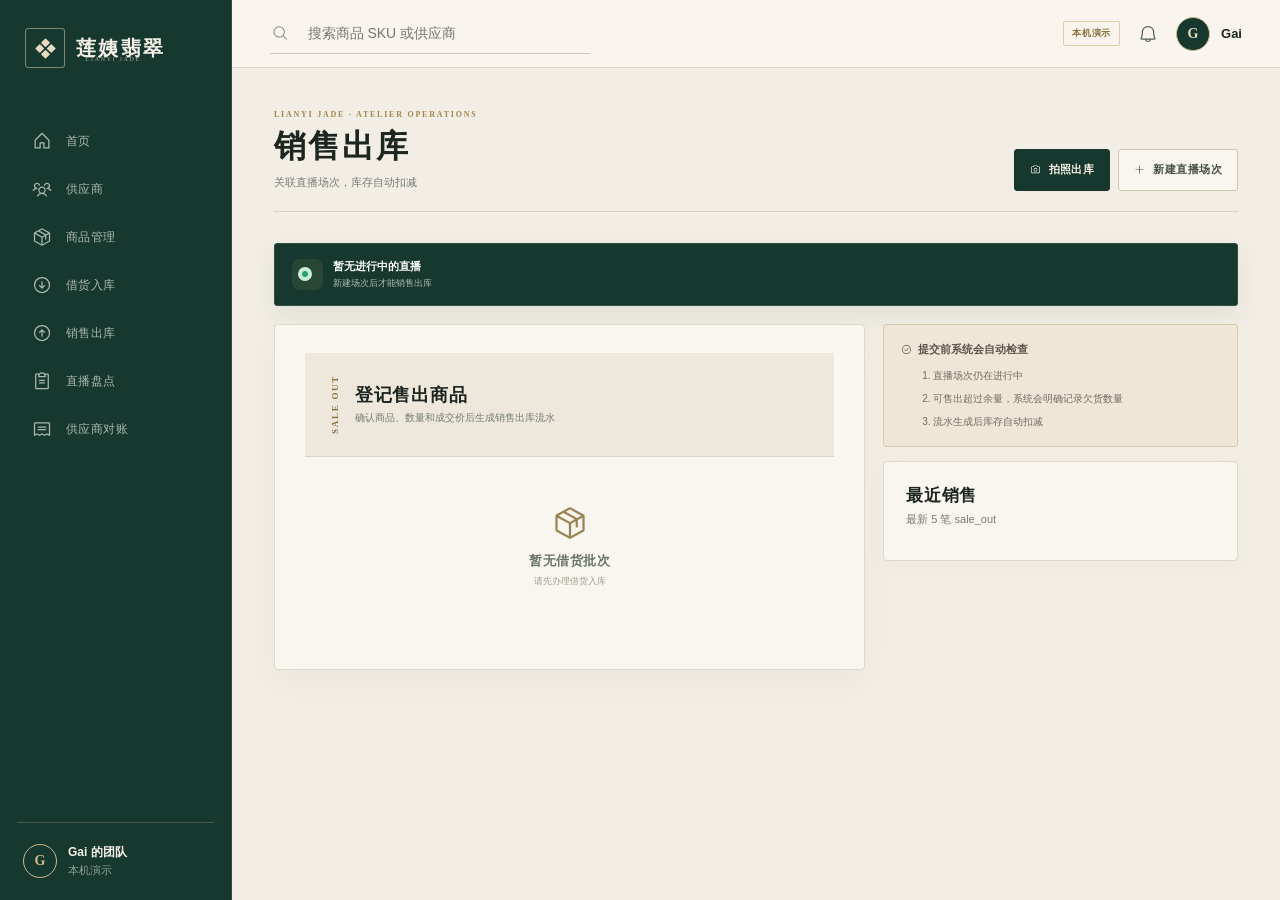
<file: sales/index.html>
<!DOCTYPE html><html lang="zh-CN"><head><meta charSet="utf-8"/><meta name="viewport" content="width=device-width, initial-scale=1"/><link rel="stylesheet" href="/_next/static/css/index.D7hTfISC.css" data-rsc-css-href="/_next/static/css/index.D7hTfISC.css" data-precedence="vite-rsc/importer-resources"/><link rel="modulepreload" fetchPriority="low" href="/_next/static/chunks/index-Blk2rlcI.js"/><script src="/_next/static/chunks/rolldown-runtime-C60lm6uB.js" type="module" async=""></script><script src="/_next/static/chunks/framework-D_rUT4EX.js" type="module" async=""></script><script src="/_next/static/chunks/navigation-errors-By4dF-Cc.js" type="module" async=""></script><link rel="modulepreload" href="/_next/static/chunks/layout-segment-context-CkA3WodQ.js" crossorigin=""/><link rel="modulepreload" href="/_next/static/chunks/provider-aD4UeRP1.js" crossorigin=""/><title>莲姨翡翠 · 直播库存工作台</title><meta name="description" content="多供应商直播借货、销售、盘点与对账"/><meta name="theme-color" content="#17382e"/><script>Object.assign(((self[Symbol.for("vinext.navigationRuntime")]??={bootstrap:{routeManifest:null},functions:{}}).bootstrap.rsc??={rsc:[]}),{params:{},nav:{"pathname":"/sales","searchParams":[]}})</script><link rel="modulepreload" href="/_next/static/chunks/index-Blk2rlcI.js" />
</head><body><div class="center-state"><div class="spinner"></div><b>正在读取工作台</b></div><script type="module" src="/_next/static/chunks/index-Blk2rlcI.js" id="_R_" async=""></script><script>((self[Symbol.for("vinext.navigationRuntime")]??={bootstrap:{routeManifest:null},functions:{}}).bootstrap.rsc??={rsc:[]}).rsc.push("0:{\"page:/sales\":\"$L1\",\"layout:/\":\"$L2\",\"route:/sales\":\"$L3\",\"__route\":\"route:/sales\",\"__interceptionContext\":null,\"__layoutIds\":[\"layout:/\"],\"__rootLayout\":\"/\",\"__bfcacheSegmentIdentities\":{\"layout:/\":\"[\\\"layout\\\",\\\"layout:/\\\",\\\"root-boundary:/\\\",\\\"\\\"]\",\"page:/sales\":\"[\\\"page\\\",\\\"page:/sales\\\",\\\"root-boundary:/\\\",\\\"[\\\\\\\"sales\\\\\\\"]\\\"]\"},\"__srcPage\":[\"sales\",\"page\"],\"__layoutFlags\":{\"layout:/\":\"s\"},\"__artifactCompatibility\":{\"schemaVersion\":1,\"graphVersion\":\"app-route-graph:392d5c0080e4e090\",\"deploymentVersion\":\"70d492cc-1043-4f58-aca9-69269c07bb3f\",\"appElementsSchemaVersion\":1,\"rscPayloadSchemaVersion\":1,\"rootBoundaryId\":\"/\",\"renderEpoch\":null},\"__dynamicStaleTime\":0}\n")</script><script>((self[Symbol.for("vinext.navigationRuntime")]??={bootstrap:{routeManifest:null},functions:{}}).bootstrap.rsc??={rsc:[]}).rsc.push("4:I[\"75b87872b5db\",[],\"AppProvider\",1]\n")</script><script>((self[Symbol.for("vinext.navigationRuntime")]??={bootstrap:{routeManifest:null},functions:{}}).bootstrap.rsc??={rsc:[]}).rsc.push("5:I[\"8c0f216c4604\",[],\"Children\",1]\n")</script><script>((self[Symbol.for("vinext.navigationRuntime")]??={bootstrap:{routeManifest:null},functions:{}}).bootstrap.rsc??={rsc:[]}).rsc.push("6:I[\"593f344dc510\",[],\"GlobalErrorBoundary\",1]\n")</script><script>((self[Symbol.for("vinext.navigationRuntime")]??={bootstrap:{routeManifest:null},functions:{}}).bootstrap.rsc??={rsc:[]}).rsc.push("7:I[\"0b874ad30386\",[],\"default\",1]\n")</script><script>((self[Symbol.for("vinext.navigationRuntime")]??={bootstrap:{routeManifest:null},functions:{}}).bootstrap.rsc??={rsc:[]}).rsc.push("8:I[\"593f344dc510\",[],\"ErrorBoundary\",1]\n")</script><script>((self[Symbol.for("vinext.navigationRuntime")]??={bootstrap:{routeManifest:null},functions:{}}).bootstrap.rsc??={rsc:[]}).rsc.push("9:I[\"15c18cfaeeff\",[],\"LayoutSegmentProvider\",1]\n")</script><script>((self[Symbol.for("vinext.navigationRuntime")]??={bootstrap:{routeManifest:null},functions:{}}).bootstrap.rsc??={rsc:[]}).rsc.push("a:I[\"8c0f216c4604\",[],\"Slot\",1]\n")</script><script>((self[Symbol.for("vinext.navigationRuntime")]??={bootstrap:{routeManifest:null},functions:{}}).bootstrap.rsc??={rsc:[]}).rsc.push("b:I[\"593f344dc510\",[],\"NotFoundBoundary\",1]\n")</script><script>((self[Symbol.for("vinext.navigationRuntime")]??={bootstrap:{routeManifest:null},functions:{}}).bootstrap.rsc??={rsc:[]}).rsc.push("c:I[\"9276801271d6\",[],\"AppRouterScrollTarget\",1]\n")</script><script>((self[Symbol.for("vinext.navigationRuntime")]??={bootstrap:{routeManifest:null},functions:{}}).bootstrap.rsc??={rsc:[]}).rsc.push("d:I[\"593f344dc510\",[],\"RedirectBoundary\",1]\n")</script><script>((self[Symbol.for("vinext.navigationRuntime")]??={bootstrap:{routeManifest:null},functions:{}}).bootstrap.rsc??={rsc:[]}).rsc.push(":HL[\"/_next/static/css/index.D7hTfISC.css\",\"style\"     ]\n")</script><script>((self[Symbol.for("vinext.navigationRuntime")]??={bootstrap:{routeManifest:null},functions:{}}).bootstrap.rsc??={rsc:[]}).rsc.push("2:[[[\"$\",\"link\",\"css:/_next/static/css/index.D7hTfISC.css\",{\"rel\":\"stylesheet\",\"precedence\":\"vite-rsc/importer-resources\",\"href\":\"/_next/static/css/index.D7hTfISC.css\",\"data-rsc-css-href\":\"/_next/static/css/index.D7hTfISC.css\"}],\"$undefined\"],[\"$\",\"html\",null,{\"lang\":\"zh-CN\",\"children\":[\"$\",\"body\",null,{\"children\":[\"$\",\"$L4\",null,{\"children\":[\"$\",\"$L5\",null,{}]}]}]}]]\n")</script><script>((self[Symbol.for("vinext.navigationRuntime")]??={bootstrap:{routeManifest:null},functions:{}}).bootstrap.rsc??={rsc:[]}).rsc.push("3:[[[\"$\",\"meta\",null,{\"charSet\":\"utf-8\"}],[[\"$\",\"title\",\"0\",{\"children\":\"莲姨翡翠 · 直播库存工作台\"}],[\"$\",\"meta\",\"1\",{\"name\":\"description\",\"content\":\"多供应商直播借货、销售、盘点与对账\"}]],[[\"$\",\"meta\",\"0\",{\"name\":\"viewport\",\"content\":\"width=device-width, initial-scale=1\"}],[\"$\",\"meta\",\"1\",{\"name\":\"theme-color\",\"content\":\"#17382e\"}]]],[\"$\",\"$L6\",null,{\"fallback\":\"$7\",\"children\":[\"$\",\"$L8\",null,{\"fallback\":\"$7\",\"children\":[\"$\",\"$L9\",null,{\"providerId\":\"layout:/\",\"segmentMap\":{\"children\":[\"sales\"]},\"children\":[\"$\",\"$La\",null,{\"id\":\"layout:/\",\"parallelSlots\":\"$undefined\",\"children\":[\"$\",\"$Lb\",null,{\"resetKey\":\"sales\",\"fallback\":[[\"$\",\"title\",null,{\"children\":\"404: This page could not be found.\"}],[\"$\",\"div\",null,{\"style\":{\"fontFamily\":\"system-ui,\\\"Segoe UI\\\",Roboto,Helvetica,Arial,sans-serif,\\\"Apple Color Emoji\\\",\\\"Segoe UI Emoji\\\"\",\"height\":\"100vh\",\"textAlign\":\"center\",\"display\":\"flex\",\"flexDirection\":\"column\",\"alignItems\":\"center\",\"justifyContent\":\"center\"},\"children\":[\"$\",\"div\",null,{\"children\":[[\"$\",\"style\",null,{\"dangerouslySetInnerHTML\":{\"__html\":\"body{color:#000;background:#fff;margin:0}.next-error-h1{border-right:1px solid rgba(0,0,0,.3)}@media (prefers-color-scheme:dark){body{color:#fff;background:#000}.next-error-h1{border-right:1px solid rgba(255,255,255,.3)}}\"}}],[\"$\",\"h1\",null,{\"className\":\"next-error-h1\",\"style\":{\"display\":\"inline-block\",\"margin\":\"0 20px 0 0\",\"padding\":\"0 23px 0 0\",\"fontSize\":24,\"fontWeight\":500,\"verticalAlign\":\"top\",\"lineHeight\":\"49px\"},\"children\":404}],[\"$\",\"div\",null,{\"style\":{\"display\":\"inline-block\"},\"children\":[\"$\",\"h2\",null,{\"style\":{\"fontSize\":14,\"fontWeight\":400,\"lineHeight\":\"49px\",\"margin\":0},\"children\":\"This page could not be found.\"}]}]]}]}]],\"children\":[\"$\",\"$Lc\",null,{\"children\":[\"$\",\"$Ld\",null,{\"children\":[[\"$\",\"$L9\",null,{\"providerId\":\"page:/sales\",\"segmentMap\":{\"children\":[\"__PAGE__\"]},\"children\":[\"$\",\"$La\",null,{\"id\":\"page:/sales\"}]}],null]}]}]}]}]}]}]}],null,null]\n")</script><script>((self[Symbol.for("vinext.navigationRuntime")]??={bootstrap:{routeManifest:null},functions:{}}).bootstrap.rsc??={rsc:[]}).rsc.push("e:I[\"9e5c0a05e848\",[],\"SalesPage\",1]\n")</script><script>((self[Symbol.for("vinext.navigationRuntime")]??={bootstrap:{routeManifest:null},functions:{}}).bootstrap.rsc??={rsc:[]}).rsc.push("1:[\"$\",\"$Le\",null,{}]\n")</script><script>Object.assign(((self[Symbol.for("vinext.navigationRuntime")]??={bootstrap:{routeManifest:null},functions:{}}).bootstrap.rsc??={rsc:[]}),{"initialCacheKind":"static"});((self[Symbol.for("vinext.navigationRuntime")]??={bootstrap:{routeManifest:null},functions:{}}).bootstrap.rsc??={rsc:[]}).done=true</script></body></html>
</file>
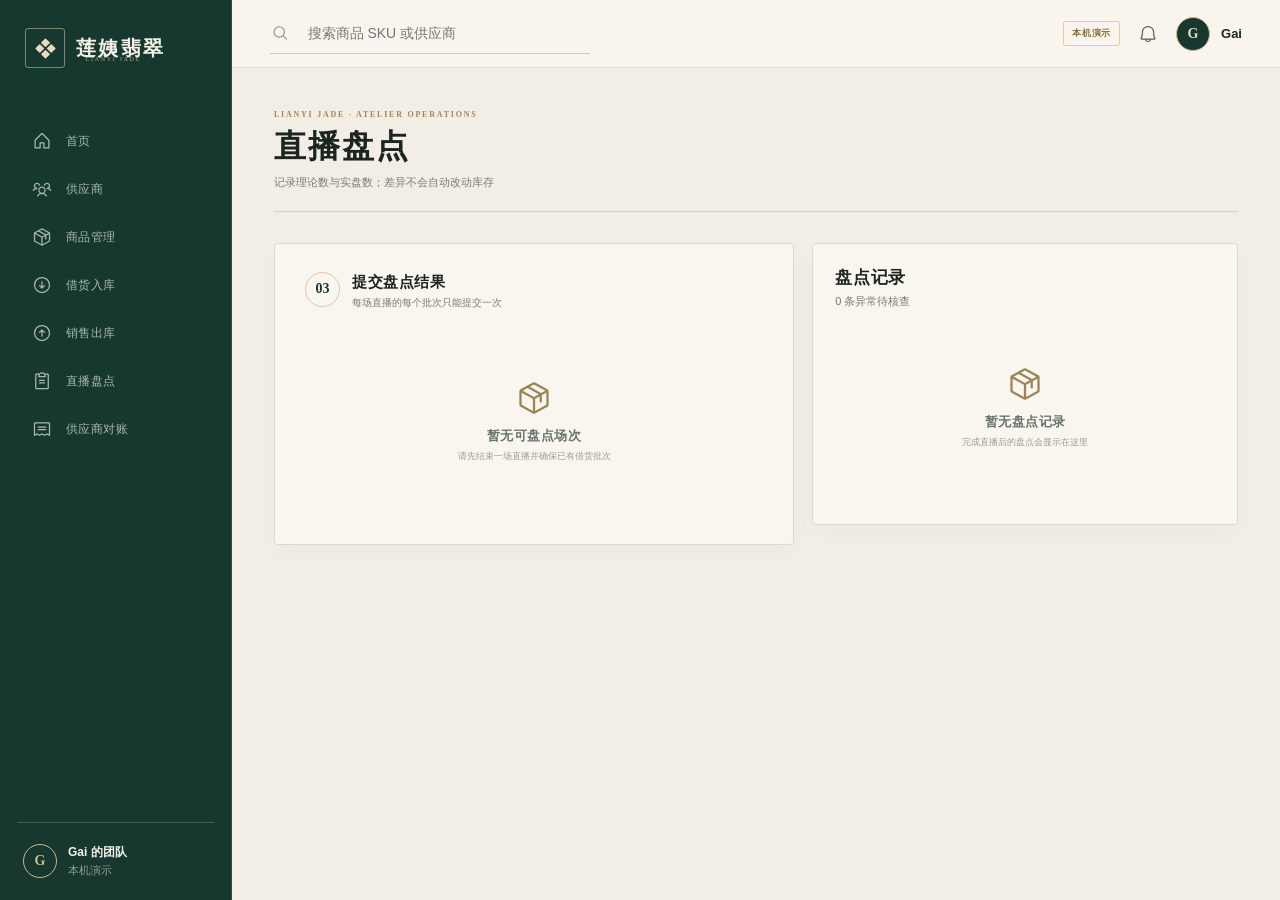
<file: stocktake/index.html>
<!DOCTYPE html><html lang="zh-CN"><head><meta charSet="utf-8"/><meta name="viewport" content="width=device-width, initial-scale=1"/><link rel="stylesheet" href="/_next/static/css/index.D7hTfISC.css" data-rsc-css-href="/_next/static/css/index.D7hTfISC.css" data-precedence="vite-rsc/importer-resources"/><link rel="modulepreload" fetchPriority="low" href="/_next/static/chunks/index-Blk2rlcI.js"/><script src="/_next/static/chunks/rolldown-runtime-C60lm6uB.js" type="module" async=""></script><script src="/_next/static/chunks/framework-D_rUT4EX.js" type="module" async=""></script><script src="/_next/static/chunks/navigation-errors-By4dF-Cc.js" type="module" async=""></script><link rel="modulepreload" href="/_next/static/chunks/layout-segment-context-CkA3WodQ.js" crossorigin=""/><link rel="modulepreload" href="/_next/static/chunks/provider-aD4UeRP1.js" crossorigin=""/><title>莲姨翡翠 · 直播库存工作台</title><meta name="description" content="多供应商直播借货、销售、盘点与对账"/><meta name="theme-color" content="#17382e"/><script>Object.assign(((self[Symbol.for("vinext.navigationRuntime")]??={bootstrap:{routeManifest:null},functions:{}}).bootstrap.rsc??={rsc:[]}),{params:{},nav:{"pathname":"/stocktake","searchParams":[]}})</script><link rel="modulepreload" href="/_next/static/chunks/index-Blk2rlcI.js" />
</head><body><div class="center-state"><div class="spinner"></div><b>正在读取工作台</b></div><script type="module" src="/_next/static/chunks/index-Blk2rlcI.js" id="_R_" async=""></script><script>((self[Symbol.for("vinext.navigationRuntime")]??={bootstrap:{routeManifest:null},functions:{}}).bootstrap.rsc??={rsc:[]}).rsc.push("0:{\"page:/stocktake\":\"$L1\",\"layout:/\":\"$L2\",\"route:/stocktake\":\"$L3\",\"__route\":\"route:/stocktake\",\"__interceptionContext\":null,\"__layoutIds\":[\"layout:/\"],\"__rootLayout\":\"/\",\"__bfcacheSegmentIdentities\":{\"layout:/\":\"[\\\"layout\\\",\\\"layout:/\\\",\\\"root-boundary:/\\\",\\\"\\\"]\",\"page:/stocktake\":\"[\\\"page\\\",\\\"page:/stocktake\\\",\\\"root-boundary:/\\\",\\\"[\\\\\\\"stocktake\\\\\\\"]\\\"]\"},\"__srcPage\":[\"stocktake\",\"page\"],\"__layoutFlags\":{\"layout:/\":\"s\"},\"__artifactCompatibility\":{\"schemaVersion\":1,\"graphVersion\":\"app-route-graph:15009b975254096b\",\"deploymentVersion\":\"70d492cc-1043-4f58-aca9-69269c07bb3f\",\"appElementsSchemaVersion\":1,\"rscPayloadSchemaVersion\":1,\"rootBoundaryId\":\"/\",\"renderEpoch\":null},\"__dynamicStaleTime\":0}\n")</script><script>((self[Symbol.for("vinext.navigationRuntime")]??={bootstrap:{routeManifest:null},functions:{}}).bootstrap.rsc??={rsc:[]}).rsc.push("4:I[\"75b87872b5db\",[],\"AppProvider\",1]\n")</script><script>((self[Symbol.for("vinext.navigationRuntime")]??={bootstrap:{routeManifest:null},functions:{}}).bootstrap.rsc??={rsc:[]}).rsc.push("5:I[\"8c0f216c4604\",[],\"Children\",1]\n")</script><script>((self[Symbol.for("vinext.navigationRuntime")]??={bootstrap:{routeManifest:null},functions:{}}).bootstrap.rsc??={rsc:[]}).rsc.push("6:I[\"593f344dc510\",[],\"GlobalErrorBoundary\",1]\n")</script><script>((self[Symbol.for("vinext.navigationRuntime")]??={bootstrap:{routeManifest:null},functions:{}}).bootstrap.rsc??={rsc:[]}).rsc.push("7:I[\"0b874ad30386\",[],\"default\",1]\n")</script><script>((self[Symbol.for("vinext.navigationRuntime")]??={bootstrap:{routeManifest:null},functions:{}}).bootstrap.rsc??={rsc:[]}).rsc.push("8:I[\"593f344dc510\",[],\"ErrorBoundary\",1]\n")</script><script>((self[Symbol.for("vinext.navigationRuntime")]??={bootstrap:{routeManifest:null},functions:{}}).bootstrap.rsc??={rsc:[]}).rsc.push("9:I[\"15c18cfaeeff\",[],\"LayoutSegmentProvider\",1]\n")</script><script>((self[Symbol.for("vinext.navigationRuntime")]??={bootstrap:{routeManifest:null},functions:{}}).bootstrap.rsc??={rsc:[]}).rsc.push("a:I[\"8c0f216c4604\",[],\"Slot\",1]\n")</script><script>((self[Symbol.for("vinext.navigationRuntime")]??={bootstrap:{routeManifest:null},functions:{}}).bootstrap.rsc??={rsc:[]}).rsc.push("b:I[\"593f344dc510\",[],\"NotFoundBoundary\",1]\n")</script><script>((self[Symbol.for("vinext.navigationRuntime")]??={bootstrap:{routeManifest:null},functions:{}}).bootstrap.rsc??={rsc:[]}).rsc.push("c:I[\"9276801271d6\",[],\"AppRouterScrollTarget\",1]\n")</script><script>((self[Symbol.for("vinext.navigationRuntime")]??={bootstrap:{routeManifest:null},functions:{}}).bootstrap.rsc??={rsc:[]}).rsc.push("d:I[\"593f344dc510\",[],\"RedirectBoundary\",1]\n")</script><script>((self[Symbol.for("vinext.navigationRuntime")]??={bootstrap:{routeManifest:null},functions:{}}).bootstrap.rsc??={rsc:[]}).rsc.push(":HL[\"/_next/static/css/index.D7hTfISC.css\",\"style\"     ]\n")</script><script>((self[Symbol.for("vinext.navigationRuntime")]??={bootstrap:{routeManifest:null},functions:{}}).bootstrap.rsc??={rsc:[]}).rsc.push("2:[[[\"$\",\"link\",\"css:/_next/static/css/index.D7hTfISC.css\",{\"rel\":\"stylesheet\",\"precedence\":\"vite-rsc/importer-resources\",\"href\":\"/_next/static/css/index.D7hTfISC.css\",\"data-rsc-css-href\":\"/_next/static/css/index.D7hTfISC.css\"}],\"$undefined\"],[\"$\",\"html\",null,{\"lang\":\"zh-CN\",\"children\":[\"$\",\"body\",null,{\"children\":[\"$\",\"$L4\",null,{\"children\":[\"$\",\"$L5\",null,{}]}]}]}]]\n")</script><script>((self[Symbol.for("vinext.navigationRuntime")]??={bootstrap:{routeManifest:null},functions:{}}).bootstrap.rsc??={rsc:[]}).rsc.push("3:[[[\"$\",\"meta\",null,{\"charSet\":\"utf-8\"}],[[\"$\",\"title\",\"0\",{\"children\":\"莲姨翡翠 · 直播库存工作台\"}],[\"$\",\"meta\",\"1\",{\"name\":\"description\",\"content\":\"多供应商直播借货、销售、盘点与对账\"}]],[[\"$\",\"meta\",\"0\",{\"name\":\"viewport\",\"content\":\"width=device-width, initial-scale=1\"}],[\"$\",\"meta\",\"1\",{\"name\":\"theme-color\",\"content\":\"#17382e\"}]]],[\"$\",\"$L6\",null,{\"fallback\":\"$7\",\"children\":[\"$\",\"$L8\",null,{\"fallback\":\"$7\",\"children\":[\"$\",\"$L9\",null,{\"providerId\":\"layout:/\",\"segmentMap\":{\"children\":[\"stocktake\"]},\"children\":[\"$\",\"$La\",null,{\"id\":\"layout:/\",\"parallelSlots\":\"$undefined\",\"children\":[\"$\",\"$Lb\",null,{\"resetKey\":\"stocktake\",\"fallback\":[[\"$\",\"title\",null,{\"children\":\"404: This page could not be found.\"}],[\"$\",\"div\",null,{\"style\":{\"fontFamily\":\"system-ui,\\\"Segoe UI\\\",Roboto,Helvetica,Arial,sans-serif,\\\"Apple Color Emoji\\\",\\\"Segoe UI Emoji\\\"\",\"height\":\"100vh\",\"textAlign\":\"center\",\"display\":\"flex\",\"flexDirection\":\"column\",\"alignItems\":\"center\",\"justifyContent\":\"center\"},\"children\":[\"$\",\"div\",null,{\"children\":[[\"$\",\"style\",null,{\"dangerouslySetInnerHTML\":{\"__html\":\"body{color:#000;background:#fff;margin:0}.next-error-h1{border-right:1px solid rgba(0,0,0,.3)}@media (prefers-color-scheme:dark){body{color:#fff;background:#000}.next-error-h1{border-right:1px solid rgba(255,255,255,.3)}}\"}}],[\"$\",\"h1\",null,{\"className\":\"next-error-h1\",\"style\":{\"display\":\"inline-block\",\"margin\":\"0 20px 0 0\",\"padding\":\"0 23px 0 0\",\"fontSize\":24,\"fontWeight\":500,\"verticalAlign\":\"top\",\"lineHeight\":\"49px\"},\"children\":404}],[\"$\",\"div\",null,{\"style\":{\"display\":\"inline-block\"},\"children\":[\"$\",\"h2\",null,{\"style\":{\"fontSize\":14,\"fontWeight\":400,\"lineHeight\":\"49px\",\"margin\":0},\"children\":\"This page could not be found.\"}]}]]}]}]],\"children\":[\"$\",\"$Lc\",null,{\"children\":[\"$\",\"$Ld\",null,{\"children\":[[\"$\",\"$L9\",null,{\"providerId\":\"page:/stocktake\",\"segmentMap\":{\"children\":[\"__PAGE__\"]},\"children\":[\"$\",\"$La\",null,{\"id\":\"page:/stocktake\"}]}],null]}]}]}]}]}]}]}],null,null]\n")</script><script>((self[Symbol.for("vinext.navigationRuntime")]??={bootstrap:{routeManifest:null},functions:{}}).bootstrap.rsc??={rsc:[]}).rsc.push("e:I[\"9e5c0a05e848\",[],\"StocktakePage\",1]\n")</script><script>((self[Symbol.for("vinext.navigationRuntime")]??={bootstrap:{routeManifest:null},functions:{}}).bootstrap.rsc??={rsc:[]}).rsc.push("1:[\"$\",\"$Le\",null,{}]\n")</script><script>Object.assign(((self[Symbol.for("vinext.navigationRuntime")]??={bootstrap:{routeManifest:null},functions:{}}).bootstrap.rsc??={rsc:[]}),{"initialCacheKind":"static"});((self[Symbol.for("vinext.navigationRuntime")]??={bootstrap:{routeManifest:null},functions:{}}).bootstrap.rsc??={rsc:[]}).done=true</script></body></html>
</file>
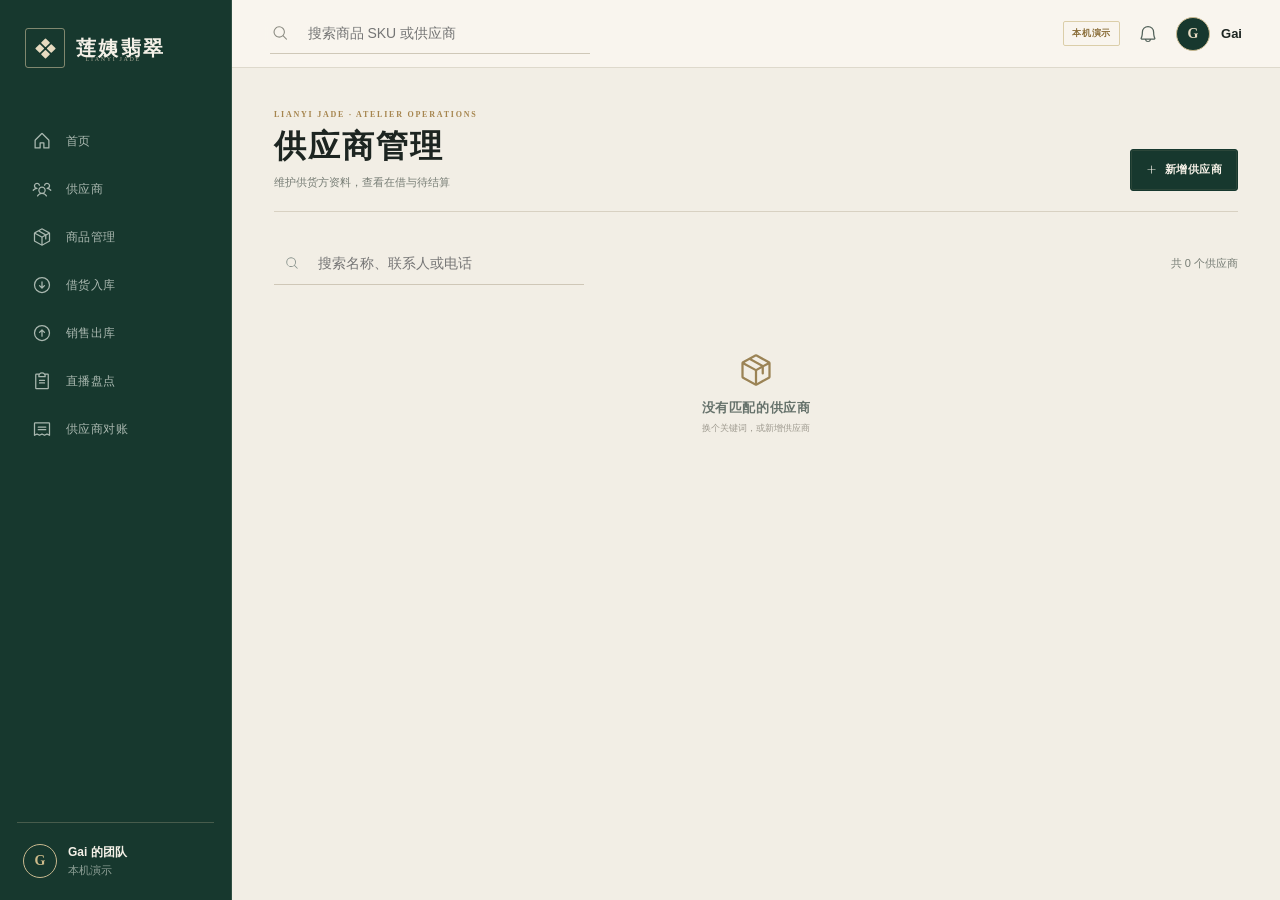
<file: suppliers/index.html>
<!DOCTYPE html><html lang="zh-CN"><head><meta charSet="utf-8"/><meta name="viewport" content="width=device-width, initial-scale=1"/><link rel="stylesheet" href="/_next/static/css/index.D7hTfISC.css" data-rsc-css-href="/_next/static/css/index.D7hTfISC.css" data-precedence="vite-rsc/importer-resources"/><link rel="modulepreload" fetchPriority="low" href="/_next/static/chunks/index-Blk2rlcI.js"/><script src="/_next/static/chunks/rolldown-runtime-C60lm6uB.js" type="module" async=""></script><script src="/_next/static/chunks/framework-D_rUT4EX.js" type="module" async=""></script><script src="/_next/static/chunks/navigation-errors-By4dF-Cc.js" type="module" async=""></script><link rel="modulepreload" href="/_next/static/chunks/layout-segment-context-CkA3WodQ.js" crossorigin=""/><link rel="modulepreload" href="/_next/static/chunks/provider-aD4UeRP1.js" crossorigin=""/><title>莲姨翡翠 · 直播库存工作台</title><meta name="description" content="多供应商直播借货、销售、盘点与对账"/><meta name="theme-color" content="#17382e"/><script>Object.assign(((self[Symbol.for("vinext.navigationRuntime")]??={bootstrap:{routeManifest:null},functions:{}}).bootstrap.rsc??={rsc:[]}),{params:{},nav:{"pathname":"/suppliers","searchParams":[]}})</script><link rel="modulepreload" href="/_next/static/chunks/index-Blk2rlcI.js" />
</head><body><div class="center-state"><div class="spinner"></div><b>正在读取工作台</b></div><script type="module" src="/_next/static/chunks/index-Blk2rlcI.js" id="_R_" async=""></script><script>((self[Symbol.for("vinext.navigationRuntime")]??={bootstrap:{routeManifest:null},functions:{}}).bootstrap.rsc??={rsc:[]}).rsc.push("0:{\"page:/suppliers\":\"$L1\",\"layout:/\":\"$L2\",\"route:/suppliers\":\"$L3\",\"__route\":\"route:/suppliers\",\"__interceptionContext\":null,\"__layoutIds\":[\"layout:/\"],\"__rootLayout\":\"/\",\"__bfcacheSegmentIdentities\":{\"layout:/\":\"[\\\"layout\\\",\\\"layout:/\\\",\\\"root-boundary:/\\\",\\\"\\\"]\",\"page:/suppliers\":\"[\\\"page\\\",\\\"page:/suppliers\\\",\\\"root-boundary:/\\\",\\\"[\\\\\\\"suppliers\\\\\\\"]\\\"]\"},\"__srcPage\":[\"suppliers\",\"page\"],\"__layoutFlags\":{\"layout:/\":\"s\"},\"__artifactCompatibility\":{\"schemaVersion\":1,\"graphVersion\":\"app-route-graph:49389dd05067a2a7\",\"deploymentVersion\":\"70d492cc-1043-4f58-aca9-69269c07bb3f\",\"appElementsSchemaVersion\":1,\"rscPayloadSchemaVersion\":1,\"rootBoundaryId\":\"/\",\"renderEpoch\":null},\"__dynamicStaleTime\":0}\n")</script><script>((self[Symbol.for("vinext.navigationRuntime")]??={bootstrap:{routeManifest:null},functions:{}}).bootstrap.rsc??={rsc:[]}).rsc.push("4:I[\"75b87872b5db\",[],\"AppProvider\",1]\n")</script><script>((self[Symbol.for("vinext.navigationRuntime")]??={bootstrap:{routeManifest:null},functions:{}}).bootstrap.rsc??={rsc:[]}).rsc.push("5:I[\"8c0f216c4604\",[],\"Children\",1]\n")</script><script>((self[Symbol.for("vinext.navigationRuntime")]??={bootstrap:{routeManifest:null},functions:{}}).bootstrap.rsc??={rsc:[]}).rsc.push("6:I[\"593f344dc510\",[],\"GlobalErrorBoundary\",1]\n")</script><script>((self[Symbol.for("vinext.navigationRuntime")]??={bootstrap:{routeManifest:null},functions:{}}).bootstrap.rsc??={rsc:[]}).rsc.push("7:I[\"0b874ad30386\",[],\"default\",1]\n")</script><script>((self[Symbol.for("vinext.navigationRuntime")]??={bootstrap:{routeManifest:null},functions:{}}).bootstrap.rsc??={rsc:[]}).rsc.push("8:I[\"593f344dc510\",[],\"ErrorBoundary\",1]\n")</script><script>((self[Symbol.for("vinext.navigationRuntime")]??={bootstrap:{routeManifest:null},functions:{}}).bootstrap.rsc??={rsc:[]}).rsc.push("9:I[\"15c18cfaeeff\",[],\"LayoutSegmentProvider\",1]\n")</script><script>((self[Symbol.for("vinext.navigationRuntime")]??={bootstrap:{routeManifest:null},functions:{}}).bootstrap.rsc??={rsc:[]}).rsc.push("a:I[\"8c0f216c4604\",[],\"Slot\",1]\n")</script><script>((self[Symbol.for("vinext.navigationRuntime")]??={bootstrap:{routeManifest:null},functions:{}}).bootstrap.rsc??={rsc:[]}).rsc.push("b:I[\"593f344dc510\",[],\"NotFoundBoundary\",1]\n")</script><script>((self[Symbol.for("vinext.navigationRuntime")]??={bootstrap:{routeManifest:null},functions:{}}).bootstrap.rsc??={rsc:[]}).rsc.push("c:I[\"9276801271d6\",[],\"AppRouterScrollTarget\",1]\n")</script><script>((self[Symbol.for("vinext.navigationRuntime")]??={bootstrap:{routeManifest:null},functions:{}}).bootstrap.rsc??={rsc:[]}).rsc.push("d:I[\"593f344dc510\",[],\"RedirectBoundary\",1]\n")</script><script>((self[Symbol.for("vinext.navigationRuntime")]??={bootstrap:{routeManifest:null},functions:{}}).bootstrap.rsc??={rsc:[]}).rsc.push(":HL[\"/_next/static/css/index.D7hTfISC.css\",\"style\"     ]\n")</script><script>((self[Symbol.for("vinext.navigationRuntime")]??={bootstrap:{routeManifest:null},functions:{}}).bootstrap.rsc??={rsc:[]}).rsc.push("2:[[[\"$\",\"link\",\"css:/_next/static/css/index.D7hTfISC.css\",{\"rel\":\"stylesheet\",\"precedence\":\"vite-rsc/importer-resources\",\"href\":\"/_next/static/css/index.D7hTfISC.css\",\"data-rsc-css-href\":\"/_next/static/css/index.D7hTfISC.css\"}],\"$undefined\"],[\"$\",\"html\",null,{\"lang\":\"zh-CN\",\"children\":[\"$\",\"body\",null,{\"children\":[\"$\",\"$L4\",null,{\"children\":[\"$\",\"$L5\",null,{}]}]}]}]]\n")</script><script>((self[Symbol.for("vinext.navigationRuntime")]??={bootstrap:{routeManifest:null},functions:{}}).bootstrap.rsc??={rsc:[]}).rsc.push("3:[[[\"$\",\"meta\",null,{\"charSet\":\"utf-8\"}],[[\"$\",\"title\",\"0\",{\"children\":\"莲姨翡翠 · 直播库存工作台\"}],[\"$\",\"meta\",\"1\",{\"name\":\"description\",\"content\":\"多供应商直播借货、销售、盘点与对账\"}]],[[\"$\",\"meta\",\"0\",{\"name\":\"viewport\",\"content\":\"width=device-width, initial-scale=1\"}],[\"$\",\"meta\",\"1\",{\"name\":\"theme-color\",\"content\":\"#17382e\"}]]],[\"$\",\"$L6\",null,{\"fallback\":\"$7\",\"children\":[\"$\",\"$L8\",null,{\"fallback\":\"$7\",\"children\":[\"$\",\"$L9\",null,{\"providerId\":\"layout:/\",\"segmentMap\":{\"children\":[\"suppliers\"]},\"children\":[\"$\",\"$La\",null,{\"id\":\"layout:/\",\"parallelSlots\":\"$undefined\",\"children\":[\"$\",\"$Lb\",null,{\"resetKey\":\"suppliers\",\"fallback\":[[\"$\",\"title\",null,{\"children\":\"404: This page could not be found.\"}],[\"$\",\"div\",null,{\"style\":{\"fontFamily\":\"system-ui,\\\"Segoe UI\\\",Roboto,Helvetica,Arial,sans-serif,\\\"Apple Color Emoji\\\",\\\"Segoe UI Emoji\\\"\",\"height\":\"100vh\",\"textAlign\":\"center\",\"display\":\"flex\",\"flexDirection\":\"column\",\"alignItems\":\"center\",\"justifyContent\":\"center\"},\"children\":[\"$\",\"div\",null,{\"children\":[[\"$\",\"style\",null,{\"dangerouslySetInnerHTML\":{\"__html\":\"body{color:#000;background:#fff;margin:0}.next-error-h1{border-right:1px solid rgba(0,0,0,.3)}@media (prefers-color-scheme:dark){body{color:#fff;background:#000}.next-error-h1{border-right:1px solid rgba(255,255,255,.3)}}\"}}],[\"$\",\"h1\",null,{\"className\":\"next-error-h1\",\"style\":{\"display\":\"inline-block\",\"margin\":\"0 20px 0 0\",\"padding\":\"0 23px 0 0\",\"fontSize\":24,\"fontWeight\":500,\"verticalAlign\":\"top\",\"lineHeight\":\"49px\"},\"children\":404}],[\"$\",\"div\",null,{\"style\":{\"display\":\"inline-block\"},\"children\":[\"$\",\"h2\",null,{\"style\":{\"fontSize\":14,\"fontWeight\":400,\"lineHeight\":\"49px\",\"margin\":0},\"children\":\"This page could not be found.\"}]}]]}]}]],\"children\":[\"$\",\"$Lc\",null,{\"children\":[\"$\",\"$Ld\",null,{\"children\":[[\"$\",\"$L9\",null,{\"providerId\":\"page:/suppliers\",\"segmentMap\":{\"children\":[\"__PAGE__\"]},\"children\":[\"$\",\"$La\",null,{\"id\":\"page:/suppliers\"}]}],null]}]}]}]}]}]}]}],null,null]\n")</script><script>((self[Symbol.for("vinext.navigationRuntime")]??={bootstrap:{routeManifest:null},functions:{}}).bootstrap.rsc??={rsc:[]}).rsc.push("e:I[\"9e5c0a05e848\",[],\"SuppliersPage\",1]\n")</script><script>((self[Symbol.for("vinext.navigationRuntime")]??={bootstrap:{routeManifest:null},functions:{}}).bootstrap.rsc??={rsc:[]}).rsc.push("1:[\"$\",\"$Le\",null,{}]\n")</script><script>Object.assign(((self[Symbol.for("vinext.navigationRuntime")]??={bootstrap:{routeManifest:null},functions:{}}).bootstrap.rsc??={rsc:[]}),{"initialCacheKind":"static"});((self[Symbol.for("vinext.navigationRuntime")]??={bootstrap:{routeManifest:null},functions:{}}).bootstrap.rsc??={rsc:[]}).done=true</script></body></html>
</file>
<file: _next/static/css/index.D7hTfISC.css>
:root{--green:#176c4a;--green2:#115a3d;--green-soft:#e8f3ed;--ink:#17221d;--muted:#738078;--line:#e5eae7;--bg:#f4f6f4;--white:#fff;--orange:#d87923;--red:#c84343;--blue:#3677bd;--purple:#7758a6;--radius:12px}*{box-sizing:border-box}html,body{background:var(--bg);color:var(--ink);margin:0;font-family:Arial,PingFang SC,Microsoft YaHei,sans-serif;font-size:14px}button,input,select,textarea{font:inherit}button,a{color:inherit}button{cursor:pointer}.app-shell{min-height:100dvh}.app-shell>aside{border-right:1px solid var(--line);z-index:30;background:#fbfcfb;flex-direction:column;width:220px;padding:22px 14px;display:flex;position:fixed;inset:0 auto 0 0}.brand{align-items:center;gap:9px;padding:0 7px;display:flex}.brand>span{background:var(--green);color:#fff;border-radius:9px;place-items:center;width:36px;height:36px;display:grid}.brand b{letter-spacing:1px;white-space:nowrap;flex-shrink:0;font-size:19px}.brand small{letter-spacing:1px;color:#8b958f;white-space:nowrap;align-self:flex-end;margin:0 0 7px -5px;font-size:7px}.app-shell aside nav{flex-direction:column;gap:4px;margin-top:35px;display:flex}.app-shell aside nav a{color:#657068;border-radius:9px;align-items:center;gap:13px;height:43px;padding:0 13px;font-weight:600;text-decoration:none;display:flex}.app-shell aside nav a:hover,.app-shell aside nav a.active{background:var(--green-soft);color:var(--green)}.side-foot{border-top:1px solid var(--line);grid-template-columns:36px 1fr auto;align-items:center;gap:9px;margin-top:auto;padding:18px 6px 0;display:grid}.side-foot div b,.side-foot div small{display:block}.side-foot div b{font-size:12px}.side-foot div small{color:var(--muted);margin-top:2px;font-size:11px}.side-foot button,.header-actions button{background:0 0;border:0;padding:7px}.avatar{width:34px;height:34px;color:var(--green);background:#dce9df;border-radius:50%;place-items:center;font-weight:800;display:grid}.workspace{min-width:0;margin-left:220px}.workspace>header{border-bottom:1px solid var(--line);z-index:20;background:#fffffff5;justify-content:space-between;align-items:center;height:66px;padding:0 34px;display:flex;position:sticky;top:0}.global-search{border:1px solid var(--line);color:#879188;border-radius:8px;align-items:center;gap:8px;width:290px;height:37px;padding:0 11px;display:flex}.global-search input{width:100%;color:var(--ink);background:0 0;border:0;outline:0}.header-actions{align-items:center;gap:8px;display:flex}.header-actions b{font-size:13px}.demo-badge{color:#956219;background:#fff4dc;border-radius:5px;padding:5px 8px;font-size:11px;font-weight:700}.mobile-brand{display:none}.page{max-width:1440px;margin:0 auto;padding:27px 34px 90px}.page-head{justify-content:space-between;align-items:flex-end;margin-bottom:24px;display:flex}.page-head h1{letter-spacing:-.5px;margin:0 0 7px;font-size:25px}.page-head p,.panel-head p{color:var(--muted);margin:0;font-size:12px}.page-actions{align-items:center;gap:8px;display:flex}.primary,.secondary,.danger-button{border:1px solid #0000;border-radius:8px;justify-content:center;align-items:center;gap:8px;height:39px;padding:0 15px;font-weight:700;display:inline-flex}.primary{background:var(--green);color:#fff}.primary:hover{background:var(--green2)}.secondary{color:#3f4e46;background:#fff;border-color:#dce3df}.secondary:hover{border-color:#a8b7ae}.primary:disabled,.secondary:disabled{opacity:.48;cursor:not-allowed}.block{width:100%;margin-top:7px}.live-chip{color:var(--green);background:var(--green-soft);border-radius:6px;padding:7px 10px;font-size:11px;font-weight:700}.live-chip i,.session-live i,.status.live i{background:#28a26b;border-radius:50%;width:6px;height:6px;margin-right:6px;display:inline-block;box-shadow:0 0 0 4px #ccebdd}.stats{grid-template-columns:repeat(4,1fr);gap:13px;display:grid}.metric{border:1px solid var(--line);border-radius:var(--radius);background:#fff;grid-template-columns:40px 1fr;column-gap:11px;padding:17px 18px;display:grid}.metric-icon{background:var(--green-soft);color:var(--green);border-radius:8px;grid-row:1/4;place-items:center;width:38px;height:38px;display:grid}.metric-icon svg{width:21px;height:21px}.metric-icon.danger{color:var(--red);background:#fff0ed}.metric>span{color:var(--muted);font-size:11px;font-weight:600}.metric>strong{letter-spacing:-.4px;margin:3px 0 1px;font-size:22px}.danger-text{color:var(--red)!important}.quick h2,.panel-head h2{margin:0 0 3px;font-size:15px}.quick-grid{grid-template-columns:repeat(4,1fr);gap:13px;margin-top:11px;display:grid}.quick-grid>a,.quick-grid>button{border:1px solid var(--line);text-align:left;background:#fff;border-radius:10px;grid-template-rows:1fr 1fr;grid-template-columns:39px 1fr 16px;align-items:center;column-gap:10px;min-height:69px;padding:11px;text-decoration:none;display:grid}.quick-grid>a:hover,.quick-grid>button:hover{border-color:#b5c9bd;transform:translateY(-1px)}.quick-grid>a>span,.quick-grid>button>span{border-radius:8px;grid-row:1/3;place-items:center;width:38px;height:38px;display:grid}.quick-grid .green{color:var(--green);background:#e8f3ed}.quick-grid .blue{color:var(--blue);background:#e8f0f8}.quick-grid .orange{color:var(--orange);background:#fff2e4}.quick-grid .purple{color:var(--purple);background:#f0ecf7}.quick-grid svg{width:20px}.quick-grid>a>svg,.quick-grid>button>svg{color:#9aa49f;grid-area:1/3/3;width:14px}.quick-grid b{align-self:end;font-size:12px}.quick-grid small{color:var(--muted);align-self:start;font-size:10px}.panel{border:1px solid var(--line);border-radius:var(--radius);background:#fff;padding:18px}.dashboard-grid{grid-template-columns:1.15fr .85fr;gap:14px;display:grid}.panel-head{justify-content:space-between;align-items:center;display:flex}.panel-head a{color:var(--green);align-items:center;gap:4px;font-size:11px;font-weight:700;text-decoration:none;display:flex}.bar-chart{justify-content:space-around;align-items:flex-end;gap:14px;height:185px;padding:18px 10px 0;display:flex}.bar-col{text-align:center;flex:1;grid-template-rows:18px 1fr 18px;gap:5px;height:100%;display:grid}.bar-col>b{color:#5d6a62;font-size:10px}.bar-col>div{border-bottom:1px solid #e8ece9;align-items:flex-end;height:100%;display:flex}.bar-col i{background:linear-gradient(#32845f,#176c4a);border-radius:4px 4px 0 0;width:100%;min-height:3px;display:block}.bar-col:nth-child(2) i{opacity:.86}.bar-col:nth-child(3) i{opacity:.72}.bar-col:nth-child(4) i{opacity:.58}.bar-col:nth-child(5) i{opacity:.45}.bar-col span{color:var(--muted);white-space:nowrap;font-size:9px}.activity>.panel-head{margin-bottom:10px}.activity-row{border-bottom:1px solid #edf0ee;grid-template-rows:20px 15px;grid-template-columns:32px 1fr auto;align-items:center;column-gap:9px;padding:8px 0;display:grid}.activity-row:last-child{border-bottom:0}.activity-row>span{border-radius:7px;grid-row:1/3;place-items:center;width:29px;height:29px;display:grid}.activity-row>span.in{color:var(--green);background:var(--green-soft)}.activity-row>span.out{color:var(--blue);background:#e8f0f8}.activity-row div b,.activity-row div small{display:block}.activity-row div b{font-size:11px}.activity-row div small{color:var(--muted);font-size:9px}.activity-row strong{grid-area:1/3;font-size:11px}.activity-row time{color:#9aa39e;grid-area:2/3;font-size:8px}.positive{color:var(--green)}.inventory{margin-top:14px}.inventory>.panel-head{margin-bottom:14px}.table-wrap{overflow-x:auto}table{border-collapse:collapse;width:100%;min-width:720px}th{text-align:left;color:#8a958e;background:#f8faf8;padding:9px 11px;font-size:9px;font-weight:700}td{color:#4a574f;border-bottom:1px solid #edf0ee;padding:10px 11px;font-size:11px}tbody tr:last-child td{border-bottom:0}td b{color:var(--ink)}.product-cell{align-items:center;gap:9px;min-width:190px;display:flex}.product-mark{color:#4d6c59;border-radius:7px;flex:none;place-items:center;width:33px;height:33px;font-family:serif;font-weight:800;display:grid}.product-cell b,.product-cell small{display:block}.product-cell b{font-size:11px}.product-cell small{color:#89938d;margin-top:2px;font-size:9px}.status{white-space:nowrap;border-radius:5px;padding:4px 6px;font-size:9px;font-weight:700}.status.ok{color:var(--green);background:var(--green-soft)}.status.warn{color:#a96317;background:#fff2de}.status.live{color:var(--green);background:var(--green-soft)}.status.neutral{color:#596760;background:#eff2f0}.status.live i{width:5px;height:5px;box-shadow:none}.toolbar{justify-content:space-between;align-items:center;gap:14px;margin-bottom:16px;display:flex}.toolbar>span{color:var(--muted);font-size:11px}.search{border:1px solid var(--line);color:#89938d;background:#fff;border-radius:8px;align-items:center;gap:8px;min-width:310px;height:39px;padding:0 11px;display:flex}.search input{background:0 0;border:0;outline:0;flex:1}.supplier-grid{grid-template-columns:repeat(2,1fr);gap:14px;display:grid}.supplier-card{border:1px solid var(--line);border-radius:var(--radius);background:#fff;padding:17px}.supplier-title{grid-template-columns:40px 1fr auto;align-items:center;gap:10px;display:grid}.supplier-title>span{background:var(--green-soft);width:39px;height:39px;color:var(--green);border-radius:9px;place-items:center;font-size:17px;font-weight:800;display:grid}.supplier-title h3{margin:0 0 4px;font-size:13px}.supplier-title small{color:var(--muted);font-size:10px}.supplier-title button,.link-btn{color:var(--green);background:0 0;border:0;font-size:10px;font-weight:700}.supplier-actions{align-items:center;gap:5px;display:flex}.supplier-actions button{min-height:32px;color:var(--green);background:0 0;border:0;align-items:center;gap:3px;font-size:10px;font-weight:700;display:inline-flex}.supplier-actions .delete-link{color:var(--red)}.supplier-actions svg{width:13px;height:13px}.danger-solid{color:#fff;background:#c84343;border:1px solid #b53d3d;border-radius:8px;justify-content:center;align-items:center;gap:6px;min-height:39px;padding:0 15px;font-weight:700;display:inline-flex}.danger-solid:hover{background:#ad3535}.danger-solid:disabled{opacity:.5;cursor:not-allowed}.delete-confirmation{text-align:center}.delete-confirmation>span{width:52px;height:52px;color:var(--red);background:#fff0ed;border-radius:50%;place-items:center;margin:2px auto 13px;display:grid}.delete-confirmation>span svg{width:24px;height:24px}.delete-confirmation h3{margin:0 0 8px;font-size:17px}.delete-confirmation p{max-width:360px;color:var(--muted);margin:0 auto 18px;font-size:11px;line-height:1.65}.delete-confirmation>div:last-child{grid-template-columns:1fr 1fr;gap:9px;display:grid}.supplier-card>p{color:#6f7b74;min-height:29px;margin:13px 0;font-size:10px}.supplier-data{background:#f8faf8;border-radius:8px;grid-template-columns:repeat(3,1fr);padding:10px;display:grid}.supplier-data>div+div{border-left:1px solid #e3e8e5;padding-left:10px}.supplier-data span,.supplier-data b{display:block}.supplier-data span{color:#89938d;font-size:8px}.supplier-data b{margin-top:4px;font-size:12px}.supplier-card>a{color:var(--green);align-items:center;gap:4px;margin-top:12px;font-size:10px;font-weight:700;text-decoration:none;display:flex}.no-pad{padding:0}.no-pad>.panel-head{padding:17px 18px 12px}.band-filter{gap:4px;margin-left:auto;display:flex}.band-filter button{border:1px solid var(--line);color:#657169;background:#fff;border-radius:6px;height:31px;padding:0 10px;font-size:10px}.band-filter button.active{background:var(--green);border-color:var(--green);color:#fff}.form-page{grid-template-columns:minmax(430px,1.1fr) minmax(300px,.9fr);align-items:start;gap:16px;display:grid}.step-title{gap:12px;margin-bottom:22px;display:flex}.step-title>span{background:var(--green-soft);width:35px;height:35px;color:var(--green);border-radius:8px;place-items:center;font-weight:800;display:grid}.step-title h2{margin:1px 0 4px;font-size:15px}.step-title p{color:var(--muted);margin:0;font-size:10px}.field{margin-bottom:14px;display:block}.field>span{justify-content:space-between;margin-bottom:6px;font-size:10px;font-weight:700;display:flex}.field>span small{color:var(--muted);font-weight:400}input,select,textarea{width:100%;color:var(--ink);background:#fff;border:1px solid #dfe5e1;border-radius:7px;outline:0;padding:0 11px}input,select{height:39px}textarea{resize:vertical;min-height:72px;padding-top:10px}select{-webkit-appearance:auto;appearance:auto}.form-grid{grid-template-columns:1fr 1fr;gap:12px;display:grid}.form-total{background:#f2f7f4;border:1px solid #d9e9df;border-radius:8px;grid-template-columns:1fr auto;margin-bottom:14px;padding:12px 14px;display:grid}.form-total>span{color:#56645c;font-size:10px}.form-total>b{color:var(--green);font-size:16px}.form-total>small{color:#819087;grid-column:1/3;margin-top:4px;font-size:9px}.form-error{color:var(--red);background:#fff1ef;border-radius:6px;align-items:center;gap:5px;margin:8px 0;padding:8px;font-size:10px;display:flex}.visually-hidden{clip:rect(0, 0, 0, 0)!important;white-space:nowrap!important;border:0!important;width:1px!important;height:1px!important;margin:-1px!important;padding:0!important;position:absolute!important;overflow:hidden!important}.recognition-flow{gap:14px;display:grid}.recognition-start{text-align:center;background:#f7faf8;border:1px dashed #b7c9bf;border-radius:12px;grid-template-columns:1fr 1fr;gap:10px;padding:26px 20px 20px;display:grid}.recognition-start>span,.recognition-start>h3,.recognition-start>p,.recognition-start>small{grid-column:1/3}.recognition-start>span{background:var(--green-soft);width:64px;height:64px;color:var(--green);border-radius:18px;place-items:center;margin:0 auto 2px;display:grid}.recognition-start h3{margin:0;font-size:16px}.recognition-start p{color:var(--muted);max-width:330px;margin:0 auto 8px;font-size:11px;line-height:1.6}.recognition-start small,.recognition-footnote{color:var(--muted);margin:2px 0 0;font-size:10px}.recognition-photo{background:#eef1ef;border-radius:11px;place-items:center;min-height:180px;display:grid;position:relative;overflow:hidden}.recognition-photo img{object-fit:contain;width:100%;max-height:280px;display:block}.recognition-photo button{background:#fffffff0;height:33px;position:absolute;bottom:10px;right:10px}.recognition-loading{background:#f2f8f4;border:1px solid #d9e9df;border-radius:9px;grid-template-columns:20px 1fr;column-gap:9px;padding:13px;display:grid}.recognition-loading i{border:2px solid #bfdbcb;border-top-color:var(--green);border-radius:50%;grid-row:1/3;width:18px;height:18px;animation:.8s linear infinite recognition-spin}.recognition-loading b{font-size:11px}.recognition-loading small{color:var(--muted);margin-top:3px;font-size:9px}@keyframes recognition-spin{to{transform:rotate(360deg)}}.recognition-result{border-top:1px solid var(--line);padding-top:15px}.candidate-head{justify-content:space-between;align-items:center;gap:12px;margin-bottom:13px;display:flex}.candidate-head b,.candidate-head small{display:block}.candidate-head b{font-size:13px}.candidate-head small{color:var(--muted);margin-top:3px;font-size:9px}.candidate-head>span{white-space:nowrap;border-radius:6px;padding:5px 8px;font-size:10px;font-weight:700}.candidate-head>span.high{color:var(--green);background:var(--green-soft)}.candidate-head>span.medium{color:#94601b;background:#fff3dc}.candidate-head>span.low{color:var(--red);background:#fff0ee}.recognized-copy{border:1px solid var(--line);background:#fafbfa;border-radius:9px;margin-bottom:15px;padding:2px 12px}.recognized-copy>div{border-bottom:1px solid #edf0ee;grid-template-columns:82px 1fr;gap:8px;padding:9px 0;font-size:10px;display:grid}.recognized-copy>div:last-child{border-bottom:0}.recognized-copy span{color:var(--muted)}.recognition-warning{color:#865c24;background:#fff5e7;border-radius:7px;align-items:flex-start;gap:6px;margin:7px 0;padding:8px 9px;font-size:10px;line-height:1.5;display:flex}.recognition-warning svg{flex:none;margin-top:1px}.recognition-footnote{text-align:center}.form-aside{gap:14px;display:grid}.tip{border-radius:var(--radius);color:#466153;background:#eef7f2;border:1px solid #dcece2;padding:17px}.tip.blue-tip{background:#f0f5fa;border-color:#e0e8f1}.tip>b{align-items:center;gap:6px;font-size:11px;display:flex}.tip ol{color:#607069;gap:9px;margin:12px 0 0;padding-left:32px;font-size:10px;display:grid}.history{margin-top:10px}.history>div{border-bottom:1px solid #edf0ee;grid-template-columns:31px 1fr auto;align-items:center;gap:9px;padding:8px 0;display:grid}.history>div:last-child{border:0}.history .product-mark{width:29px;height:29px}.history b,.history small{display:block}.history b{font-size:10px}.history small{color:var(--muted);margin-top:2px;font-size:8px}.history strong{font-size:11px}.session-strip{color:#fff;background:#16241d;border-radius:10px;justify-content:space-between;align-items:center;margin-bottom:15px;padding:13px 16px;display:flex}.session-strip>div{align-items:center;gap:10px;display:flex}.session-live{background:#274636;border-radius:8px;place-items:center;width:31px;height:31px;display:grid}.session-strip b,.session-strip small{display:block}.session-strip b{font-size:11px}.session-strip small{color:#aebbb4;margin-top:3px;font-size:9px}.danger-button{color:#ffd4cf;background:#382924;border-color:#64443f;height:32px;font-size:10px}.inline-warn{color:#8d5c1f;background:#fff4e3;border-radius:6px;margin-bottom:13px;padding:9px 10px;font-size:10px}.inline-warn.neutral{color:#536159;background:#f2f5f3}.selected-product{border:1px solid var(--line);border-radius:8px;align-items:center;gap:10px;margin:-5px 0 13px;padding:9px;display:flex}.selected-product div{flex:1}.selected-product b,.selected-product small{display:block}.selected-product b{font-size:10px}.selected-product small,.selected-product>span{color:var(--muted);font-size:9px}.count-box{border:1px solid var(--line);background:#f8faf8;border-radius:9px;grid-template-columns:repeat(3,1fr);margin-bottom:14px;display:grid;overflow:hidden}.count-box>div{text-align:center;padding:13px}.count-box>div+div{border-left:1px solid var(--line)}.count-box span,.count-box b,.count-box small{display:block}.count-box span{color:var(--muted);font-size:9px}.count-box b{margin:7px 0 2px;font-size:22px}.count-box b small{font-size:9px;font-weight:400;display:inline}.count-box input{text-align:center;height:34px;margin:3px 0 0;font-size:18px;font-weight:800}.count-box small{color:#8d9891;font-size:8px}.count-box .match{color:var(--green);background:#edf7f1}.count-box .mismatch{color:#a76417;background:#fff4e2}.exception-list>.panel-head{margin-bottom:8px}.exception{border-bottom:1px solid var(--line);grid-template-columns:1fr auto;gap:7px;padding:12px 0;display:grid}.exception:last-child{border:0}.exception b,.exception small{display:block}.exception b{font-size:10px}.exception small{color:var(--muted);margin-top:3px;font-size:8px}.exception p{color:#6c7871;background:#f7f9f8;border-radius:5px;grid-column:1/3;margin:2px 0;padding:6px;font-size:9px}.recon-filter{border:1px solid var(--line);background:#fff;border-radius:10px;align-items:end;gap:20px;margin-bottom:14px;padding:13px 16px;display:flex}.recon-filter .field{width:300px;margin:0}.recon-filter>div:last-child{padding-bottom:5px}.recon-filter>div:last-child span,.recon-filter>div:last-child b{display:block}.recon-filter>div:last-child span{color:var(--muted);font-size:8px}.recon-filter>div:last-child b{margin-top:5px;font-size:10px}.recon-stats{border:1px solid var(--line);background:#fff;border-radius:10px;grid-template-columns:repeat(6,1fr);margin-bottom:12px;display:grid;overflow:hidden}.recon-stats>div{padding:15px}.recon-stats>div+div{border-left:1px solid var(--line)}.recon-stats span,.recon-stats b,.recon-stats small{display:block}.recon-stats span{color:var(--muted);font-size:9px}.recon-stats b{margin-top:6px;font-size:15px}.recon-stats small{color:#7b8980;margin-top:3px;font-size:8px}.recon-stats .focus b{color:var(--green)}.recon-actions{justify-content:flex-end;gap:8px;margin-bottom:12px;display:flex}.payments{margin-top:12px}.payments>.panel-head{margin-bottom:8px}.payment-list>div{border-bottom:1px solid var(--line);grid-template-columns:32px 1fr auto;align-items:center;gap:9px;padding:10px 0;display:grid}.payment-list>div:last-child{border:0}.payment-list>div>span{background:var(--green-soft);width:30px;height:30px;color:var(--green);border-radius:7px;place-items:center;display:grid}.payment-list b,.payment-list small{display:block}.payment-list b{font-size:11px}.payment-list small{color:var(--muted);margin-top:3px;font-size:9px}.payment-list strong{color:var(--green);font-size:12px}.empty{text-align:center;color:#9aa49f;padding:35px 15px}.empty svg{margin-bottom:8px}.empty b,.empty p{display:block}.empty b{color:#67736c;font-size:11px}.empty p{margin:5px 0;font-size:9px}.overlay{z-index:100;background:#111e176e;place-items:center;padding:16px;display:grid;position:fixed;inset:0}.modal{background:#fff;border-radius:13px;width:min(520px,100%);max-height:calc(100dvh - 32px);padding:20px;overflow-y:auto;box-shadow:0 24px 70px #0a180f40}.modal-head{justify-content:space-between;align-items:center;margin-bottom:18px;display:flex}.modal-head h2{margin:0;font-size:17px}.modal-head button,.more-head button{background:0 0;border:0;padding:5px}.toast{color:#fff;z-index:200;background:#163d2c;border-radius:8px;padding:11px 15px;font-size:11px;font-weight:700;position:fixed;bottom:22px;right:22px;box-shadow:0 8px 35px #0003}.toast.error{background:#913735}.center-state{text-align:center;flex-direction:column;justify-content:center;align-items:center;min-height:100dvh;padding:20px;display:flex}.center-state>p{color:var(--muted);max-width:400px}.spinner{border:3px solid #d9e7df;border-top-color:var(--green);border-radius:50%;width:28px;height:28px;margin-bottom:14px;animation:.7s linear infinite spin}@keyframes spin{to{transform:rotate(360deg)}}.state-icon.error{width:42px;height:42px;color:var(--red);background:#fff0ed;border-radius:50%;place-items:center;margin-bottom:12px;font-size:22px;font-weight:800;display:grid}.auth{background:#f4f7f5;grid-template-columns:1fr 1fr;min-height:100dvh;display:grid}.auth-brand{color:#fff;background:#173d2d;flex-direction:column;justify-content:center;padding:8vw;display:flex}.auth-brand .brand{position:absolute;top:30px;left:30px}.auth-brand .brand>span{color:var(--green);background:#fff}.auth-brand .brand small{color:#b2c7bd}.auth-brand h1{letter-spacing:-2px;max-width:430px;margin:0 0 16px;font-size:44px}.auth-brand>p{color:#c6d5ce;max-width:420px;font-size:16px;line-height:1.7}.auth-form{place-items:center;padding:20px;display:grid}.auth-card{border:1px solid var(--line);background:#fff;border-radius:14px;width:min(390px,100%);padding:30px}.kicker{letter-spacing:1.5px;color:var(--green);font-size:10px;font-weight:800}.auth-card h2{margin:9px 0 24px;font-size:24px}.text-btn{width:100%;color:var(--green);background:0 0;border:0;margin-top:12px;font-size:11px}.setup{border:1px solid var(--line);background:#fff;border-radius:12px;width:min(390px,100%);margin-top:15px;padding:20px}.bottom-nav,.more-menu{display:none}@media (max-width:1050px){.stats,.quick-grid{grid-template-columns:repeat(2,1fr)}.dashboard-grid{grid-template-columns:1fr}.recon-stats{grid-template-columns:repeat(3,1fr)}.recon-stats>div:nth-child(4){border-left:0;border-top:1px solid var(--line)}.recon-stats>div:nth-child(5),.recon-stats>div:nth-child(6){border-top:1px solid var(--line)}}@media (max-width:720px){.app-shell>aside{display:none}.workspace{margin-left:0}.workspace>header{height:57px;padding:0 14px}.global-search{display:none}.mobile-brand{display:block}.mobile-brand .brand small{display:none}.mobile-brand .brand>span{width:30px;height:30px}.mobile-brand .brand>span svg{width:18px}.mobile-brand .brand b{font-size:17px}.header-actions>b,.header-actions>.avatar{display:none}.page{padding:20px 14px 90px}.page-head{align-items:flex-start;margin-bottom:18px}.page-head h1{font-size:21px}.page-head p{max-width:240px;line-height:1.45}.page-head>.primary,.page-head>.secondary{height:36px;padding:0 10px;font-size:10px}.page-actions{flex-direction:column;flex:none;align-items:stretch}.page-actions .primary,.page-actions .secondary{min-height:36px;padding:0 10px;font-size:10px}.live-chip{display:none}.stats{gap:9px}.metric{grid-template-columns:33px 1fr;column-gap:8px;padding:13px 12px}.metric-icon{width:32px;height:32px}.metric>strong{font-size:17px}.quick{margin:20px 0}.quick-grid{gap:8px}.quick-grid>a,.quick-grid>button{grid-template-columns:34px 1fr 12px;min-height:65px;padding:9px}.quick-grid>a>span,.quick-grid>button>span{width:33px;height:33px}.dashboard-grid{gap:10px}.chart-panel{padding:15px 10px}.bar-chart{gap:7px;height:160px;padding-left:0;padding-right:0}.activity{display:none}.inventory{margin-top:10px;padding:15px}.inventory .panel-head a{display:none}.table-wrap table{min-width:660px}.bottom-nav{border-top:1px solid var(--line);z-index:60;padding:7px 4px max(7px, env(safe-area-inset-bottom));background:#fffffff7;grid-template-columns:repeat(5,1fr);display:grid;position:fixed;inset:auto 0 0}.bottom-nav a,.bottom-nav button{color:#7c8780;background:0 0;border:0;flex-direction:column;align-items:center;gap:2px;font-size:9px;text-decoration:none;display:flex}.bottom-nav .active{color:var(--green)}.more-menu{border:1px solid var(--line);z-index:70;background:#fff;border-radius:13px;padding:12px;display:block;position:fixed;inset:auto 9px 70px;box-shadow:0 18px 50px #14251b2b}.more-head{justify-content:space-between;align-items:center;padding:2px 5px 8px;display:flex}.more-menu>a{border-top:1px solid #edf0ee;grid-template-columns:28px 1fr auto;align-items:center;height:43px;font-size:11px;text-decoration:none;display:grid}.more-menu>a svg:last-child{color:#a1aaa5}.toolbar{flex-direction:column;align-items:stretch}.search{width:100%;min-width:0}.band-filter{margin-left:0;overflow-x:auto}.supplier-grid,.form-page{grid-template-columns:1fr}.form-aside{grid-row:1}.form-aside .recent{display:none}.form-panel{padding:18px}.form-grid{grid-template-columns:1fr;gap:0}.page-head+.form-page .form-aside,.stocktake .form-aside,.stocktake .exception-list{grid-row:auto}.session-strip{padding:11px}.count-box>div{padding:10px 5px}.count-box b{font-size:18px}.recon-filter{flex-direction:column;align-items:stretch;gap:10px}.recon-filter .field{width:auto}.recon-stats{grid-template-columns:repeat(2,1fr)}.recon-stats>div:nth-child(3),.recon-stats>div:nth-child(5){border-left:0}.recon-stats>div:nth-child(n+3){border-top:1px solid var(--line)}.recon-stats>div:nth-child(4){border-left:1px solid var(--line)}.recon-actions>*{flex:1}.overlay{align-items:end;padding:0}.modal{border-radius:15px 15px 0 0;width:100%;max-height:92dvh;padding:19px 17px 28px}.recognition-start{padding:22px 14px 17px}.recognition-start>button{padding:0 10px}.toast{text-align:center;bottom:77px;left:14px;right:14px}.auth{grid-template-columns:1fr}.auth-brand{min-height:35dvh;padding:75px 25px 25px}.auth-brand h1{margin-bottom:7px;font-size:31px}.auth-brand>p{font-size:12px}.auth-form{align-items:start;padding:20px}.auth-card{padding:23px}.auth-brand .brand{top:20px;left:18px}}.sales-workspace{grid-template-columns:minmax(500px,1.25fr) minmax(260px,.75fr);gap:20px}.sales-panel{border-color:#dde3de;padding:0;overflow:hidden;box-shadow:0 14px 38px #182b210e}.sales-panel-head{background:#f6f3ec;border-bottom:1px solid #e8e3d8;align-items:center;gap:15px;padding:22px 25px;display:flex}.sales-panel-head>span{color:#7a6d58;letter-spacing:1.7px;writing-mode:vertical-rl;font-size:9px;font-weight:800;transform:rotate(180deg)}.sales-panel-head h2{letter-spacing:-.25px;margin:0 0 4px;font-size:18px}.sales-panel-head p{color:#737b75;margin:0;font-size:10px}.sale-entry-form{padding:24px 25px 25px}.sale-form-section{border-bottom:1px solid #e8ece9;margin-bottom:22px;padding-bottom:22px}.sale-section-head{align-items:center;gap:11px;margin-bottom:18px;display:flex}.sale-section-head>span{width:30px;height:30px;color:var(--green);border:1px solid #cbd8d0;border-radius:50%;flex:none;place-items:center;font-size:10px;font-weight:800;display:grid}.sale-section-head b,.sale-section-head small{display:block}.sale-section-head b{font-size:12px}.sale-section-head small{color:var(--muted);margin-top:3px;font-size:9px}.sale-entry-form .field>span{color:#445149;font-size:10px}.sale-entry-form select,.sale-entry-form input,.sale-entry-form textarea{border-color:#d8dfda;border-radius:9px}.sale-product-card{background:#fbfcfb;border:1px solid #e1e5e2;border-radius:11px;grid-template-columns:50px minmax(0,1fr) auto;align-items:center;gap:12px;margin-top:2px;padding:14px;display:grid}.sale-product-card>.product-mark{border-radius:9px;width:50px;height:50px;font-size:18px}.sale-product-copy{min-width:0}.sale-product-copy b,.sale-product-copy small,.sale-product-copy span{display:block}.sale-product-copy b{text-overflow:ellipsis;white-space:nowrap;font-size:13px;overflow:hidden}.sale-product-copy small{color:var(--muted);text-overflow:ellipsis;white-space:nowrap;margin-top:4px;font-size:9px;overflow:hidden}.sale-product-copy span{color:#796b56;background:#f1ede4;border-radius:4px;width:fit-content;margin-top:7px;padding:3px 6px;font-size:8px;font-weight:700}.sale-stock{text-align:right;grid-template-columns:7px auto auto;align-items:baseline;column-gap:4px;min-width:75px;display:grid}.sale-stock i{background:#24a36b;border-radius:50%;grid-row:1;align-self:center;width:6px;height:6px}.sale-stock.negative i{background:var(--red)}.sale-stock.negative strong{color:var(--red)}.sale-stock small{color:var(--muted);grid-column:2/4;font-size:8px}.sale-stock strong{color:var(--green);grid-column:2;margin-top:5px;font-size:22px;line-height:1}.sale-stock span{color:var(--muted);grid-column:3;font-size:9px}.sale-input-grid{grid-template-columns:1fr 1fr;gap:13px;display:grid}.quantity-stepper{background:#fff;border:1px solid #d8dfda;border-radius:9px;grid-template-columns:46px 1fr 46px;height:46px;display:grid;overflow:hidden}.quantity-stepper button{color:var(--green);background:#f5f7f5;border:0;font-size:21px;line-height:1}.quantity-stepper button:hover:not(:disabled){background:var(--green-soft)}.quantity-stepper button:disabled{color:#b9c0bc;cursor:not-allowed}.quantity-stepper input{height:44px;box-shadow:none;text-align:center;-webkit-appearance:textfield;appearance:textfield;border:0;border-left:1px solid #e2e7e4;border-right:1px solid #e2e7e4;border-radius:0;padding:0 4px;font-size:17px;font-weight:800}.quantity-stepper input::-webkit-inner-spin-button{-webkit-appearance:none;appearance:none;margin:0}.quantity-stepper input::-webkit-outer-spin-button{-webkit-appearance:none;appearance:none;margin:0}.money-input{background:#fff;border:1px solid #d8dfda;border-radius:9px;grid-template-columns:38px 1fr;align-items:center;height:46px;display:grid;overflow:hidden}.money-input>span{color:#766852;background:#f6f3ec;align-self:stretch;place-items:center;font-size:13px;font-weight:700;display:grid}.money-input input{height:44px;box-shadow:none;border:0;border-radius:0;font-size:15px;font-weight:700}.sale-summary{color:#fff;background:#163d2c;border-radius:11px;margin-bottom:16px;overflow:hidden}.sale-summary-main{justify-content:space-between;align-items:flex-end;gap:12px;padding:17px 18px 14px;display:flex}.sale-summary-main span{color:#b9cfc4;font-size:10px}.sale-summary-main b{letter-spacing:-.4px;font-size:23px}.sale-summary-meta{background:#ffffff09;border-top:1px solid #ffffff1f;grid-template-columns:1fr 1fr;padding:10px 18px;display:grid}.sale-summary-meta span{color:#afc3b9;font-size:9px}.sale-summary-meta span+span{text-align:right;border-left:1px solid #ffffff1f;padding-left:15px}.sale-summary-meta b{color:#fff;font-size:10px}.sale-summary-meta b.negative{color:#ffb9b2}.oversell-warning{color:#973d36;background:#fff3f0;border:1px solid #efc8c2;border-radius:9px;grid-template-columns:22px 1fr;gap:9px;margin-bottom:15px;padding:12px 13px;display:grid}.oversell-warning>svg{margin-top:1px}.oversell-warning b,.oversell-warning span{display:block}.oversell-warning b{font-size:11px}.oversell-warning span{color:#865b56;margin-top:4px;font-size:9px;line-height:1.55}.history .oversell-history{max-width:260px;color:var(--red);margin-top:4px;line-height:1.4}.sale-note{min-height:62px}.sale-entry-form>.primary.block{border-radius:10px;height:50px;margin-top:18px;font-size:13px;box-shadow:0 8px 18px #176c4a30}.sales-rule-card{color:#595044;background:#f6f3ec;border-color:#e7e0d3}.sales-rule-card ol{color:#726b60}.session-list{margin-bottom:18px}.session-list .session-strip{background:linear-gradient(110deg,#142d22,#193d2d);border:1px solid #284a3a;margin-bottom:8px;padding:15px 17px;box-shadow:0 10px 24px #1230221c}.session-list .session-strip:last-child{margin-bottom:0}.session-stats{grid-template-columns:auto auto;margin-left:auto;margin-right:22px;gap:22px!important;display:grid!important}.session-stats span,.session-stats b{display:block}.session-stats span{color:#9eb4a9;font-size:8px}.session-stats b{color:#fff;margin-top:4px;font-size:11px}@media (max-width:720px){.sales-workspace{grid-template-columns:minmax(0,1fr);gap:12px}.sales-workspace .form-aside{grid-row:auto}.sales-panel-head{padding:18px 17px}.sales-panel-head h2{font-size:17px}.sales-panel-head p{font-size:11px;line-height:1.45}.sale-entry-form{padding:19px 16px 20px}.sale-form-section{margin-bottom:19px;padding-bottom:19px}.sale-section-head b{font-size:13px}.sale-section-head small{font-size:10px}.sale-entry-form .field>span{font-size:12px}.sale-product-card{padding:12px}.sale-product-copy b{font-size:14px}.sale-product-copy small{font-size:10px}.sale-input-grid{grid-template-columns:1fr;gap:0}.quantity-stepper,.money-input{height:50px}.quantity-stepper{grid-template-columns:50px 1fr 50px}.quantity-stepper input,.money-input input{height:48px}.sale-summary-main b{font-size:22px}.sale-summary-meta span,.sale-summary-meta b{font-size:10px}.sale-entry-form>.primary.block{height:52px;font-size:14px}.session-list .session-strip{grid-template-columns:1fr auto;gap:13px 10px;padding:14px;display:grid}.session-list .session-strip>div:first-child,.session-list .session-strip>div:first-child>div{min-width:0}.session-list .session-strip>div:first-child b{text-overflow:ellipsis;white-space:nowrap;font-size:12px;overflow:hidden}.session-stats{grid-area:2/1;justify-content:start;margin:0}.session-stats span{font-size:9px}.session-stats b{font-size:12px}.session-list .danger-button{grid-area:1/2/3;align-self:stretch}}@media (max-width:390px){.sales-panel-head>span{display:none}.sale-product-card{grid-template-columns:42px minmax(0,1fr) auto;gap:9px}.sale-product-card>.product-mark{width:42px;height:42px}.sale-stock{min-width:62px}.sale-stock strong{font-size:19px}.sale-summary-main{flex-direction:column;align-items:flex-start;gap:7px}.sale-summary-main b{font-size:24px}.sale-summary-meta{grid-template-columns:1fr;gap:7px}.sale-summary-meta span+span{text-align:left;border-left:0;padding-left:0}.stats{grid-template-columns:1fr 1fr}.metric{display:block}.metric-icon{margin-bottom:8px}.metric>span,.metric>strong,.metric>small{display:block}.metric>strong{margin:4px 0}.quick-grid{grid-template-columns:1fr 1fr}.quick-grid small{display:none}.quick-grid>a,.quick-grid>button{grid-template-rows:1fr;min-height:54px}.quick-grid>a>span,.quick-grid>button>span,.quick-grid>a>svg,.quick-grid>button>svg{grid-row:1}.supplier-data{padding:8px}.page-head>div{min-width:0}.page-head h1{white-space:nowrap}}.notification-link{padding:7px;text-decoration:none;display:flex}@media (max-width:720px){input,select{height:44px;font-size:14px}.field>span{font-size:12px}.primary,.secondary,.danger-button,.page-head>.primary,.page-head>.secondary,.band-filter button,.bottom-nav a,.bottom-nav button{min-height:44px}.product-cell b{font-size:13px}.product-cell small{font-size:11px}.table-wrap table{min-width:0;display:block}.table-wrap thead{display:none}.table-wrap tbody{display:block}.table-wrap tr{border-bottom:1px solid var(--line);grid-template-columns:1fr 1fr;gap:3px 12px;padding:12px 13px;display:grid}.table-wrap tr:last-child{border:0}.table-wrap td{border:0;align-items:center;gap:5px;padding:4px 0;font-size:12px;display:flex}.table-wrap td:first-child{grid-column:1/3;padding-bottom:8px}.table-wrap td[data-label]:before{content:attr(data-label);color:var(--muted);min-width:52px;font-size:11px}.table-wrap .status{font-size:10px}.table-wrap .product-mark{width:39px;height:39px}.table-wrap .link-btn{min-height:32px}.inventory{padding-left:0;padding-right:0}.inventory .panel-head{padding-left:15px}.supplier-card p,.supplier-title small,.supplier-data span{font-size:11px}.supplier-data b{font-size:14px}.tip ol{font-size:12px}.tip b{font-size:13px}.recon-stats span,.recon-filter>div:last-child span{font-size:11px}.recon-stats b{font-size:17px}.more-menu>a{min-height:44px;font-size:13px}}:root{--green:#214f40;--green2:#17382e;--green-soft:#e9eee8;--ink:#1d2521;--muted:#777d75;--line:#ded9cc;--bg:#f2eee5;--white:#fbfaf6;--orange:#a06a31;--red:#a74a43;--blue:#526f78;--purple:#75657b;--gold:#a6854e;--gold-soft:#d8c8a5;--paper:#f9f6ef;--paper-deep:#eee8db;--display:"Songti SC", "STSong", "Noto Serif CJK SC", Georgia, serif;--radius:6px}html,body{background:var(--bg);color:var(--ink);font-feature-settings:"kern" 1, "tnum" 1;font-family:-apple-system,BlinkMacSystemFont,PingFang SC,Microsoft YaHei,sans-serif;font-size:14px}body::selection{color:var(--green2);background:#cbd9cf}button,a,input,select,textarea{transition:border-color .16s,background-color .16s,color .16s,box-shadow .16s,transform .16s}.app-shell>aside{background:var(--green2);color:#f4f0e7;border-right:1px solid #315044;width:232px;padding:28px 17px 22px}.brand{gap:11px;padding:0 8px}.brand>span{color:#e6dac0;background:0 0;border:1px solid #d8c8a58c;border-radius:3px;width:40px;height:40px}.brand b{font-family:var(--display);letter-spacing:.12em;font-size:20px;font-weight:700}.brand small{color:#aaa997;letter-spacing:.28em;align-self:center;margin:22px 0 0 -91px;font-family:Georgia,serif;font-size:6px}.app-shell aside nav{gap:2px;margin-top:50px}.app-shell aside nav a{color:#aab8b0;letter-spacing:.04em;border-left:1px solid #0000;border-radius:0;gap:14px;height:46px;padding:0 14px;font-size:12px;font-weight:500}.app-shell aside nav a:hover{color:#f5f1e7;background:#ffffff0b}.app-shell aside nav a.active{border-left-color:var(--gold-soft);color:#f5f1e7;background:#ffffff12}.app-shell aside nav a.active svg{color:#d7c59d}.side-foot{border-top-color:#d8c8a540;padding-top:21px}.side-foot div b{color:#f5f1e8;font-weight:600}.side-foot div small{color:#8fa097}.avatar{color:#cfbc8b;background:0 0;border:1px solid #c8b88f;border-radius:50%;font-family:Georgia,serif}.workspace{margin-left:232px}.workspace>header{border-bottom:1px solid var(--line);-webkit-backdrop-filter:blur(16px);backdrop-filter:blur(16px);background:#f9f6eff0;height:68px;padding:0 38px}.global-search{color:#8c8b82;border:0;border-bottom:1px solid #cfc8b8;border-radius:0;width:320px;height:40px;padding:0 2px}.global-search:focus-within{border-bottom-color:var(--gold)}.header-actions{gap:11px}.header-actions .avatar{background:var(--green2);color:#e8dcc3}.demo-badge{color:#896c37;letter-spacing:.08em;background:0 0;border:1px solid #dbcea9;border-radius:2px;font-size:9px}.notification-link{color:#526159}.page{max-width:1460px;padding:42px 42px 100px}.page-head{border-bottom:1px solid #d8d1c2;align-items:flex-end;margin-bottom:31px;padding-bottom:20px}.page-kicker{color:var(--gold);letter-spacing:.22em;margin-bottom:9px;font-family:Georgia,serif;font-size:8px;font-weight:600;display:block}.page-head h1{font-family:var(--display);letter-spacing:.06em;margin:0 0 8px;font-size:32px;font-weight:700;line-height:1.15}.page-head p,.panel-head p{color:var(--muted);font-size:11px;line-height:1.65}.primary,.secondary,.danger-button,.danger-solid{letter-spacing:.04em;border-radius:3px;min-height:42px;font-size:11px;font-weight:600}.primary{border-color:var(--green2);background:var(--green2);color:#f8f3e9;box-shadow:inset 0 0 0 1px #d7c59d1a}.primary:hover{background:#284c3e;border-color:#284c3e;box-shadow:0 8px 20px #17382e1f}.secondary{background:var(--paper);color:#465049;border-color:#cfc6b6}.secondary:hover{border-color:var(--gold);background:#fffdf8}.photo-sale-button{box-shadow:none}.live-chip{color:var(--green);letter-spacing:.08em;background:0 0;border:1px solid #c6d2c8;border-radius:2px;font-size:9px}.stats{gap:10px}.metric{border:1px solid var(--line);background:var(--paper);border-radius:4px;grid-template-columns:34px 1fr;column-gap:12px;min-height:124px;padding:22px 20px 18px;position:relative;overflow:hidden;box-shadow:0 7px 24px #272c2706}.metric:before{background:var(--gold-soft);content:"";width:100%;height:2px;position:absolute;top:0;left:0}.metric-icon{width:32px;height:32px;color:var(--green);background:0 0;border:1px solid #cdd8cf;border-radius:50%}.metric-icon.danger{background:0 0;border-color:#dfc3bd}.metric>span{color:#7b817b;letter-spacing:.08em;font-size:9px;font-weight:600}.metric>strong{font-family:var(--display);margin:5px 0 2px;font-size:26px;font-weight:600}.metric>small{color:#97988f;font-size:9px}.quick{margin:33px 0}.quick h2,.panel-head h2{font-family:var(--display);letter-spacing:.04em;font-size:17px;font-weight:700}.quick-grid{border-top:1px solid var(--line);border-bottom:1px solid var(--line);gap:0;margin-top:13px}.quick-grid>a,.quick-grid>button{border:0;border-right:1px solid var(--line);background:0 0;border-radius:0;min-height:78px;padding:14px 16px}.quick-grid>:last-child{border-right:0}.quick-grid>a:hover,.quick-grid>button:hover{background:#fbfaf6b3;transform:none}.quick-grid>a>span,.quick-grid>button>span{border:1px solid #d3cbbd;border-radius:50%;width:36px;height:36px;color:var(--green)!important;background:0 0!important}.quick-grid b{font-family:var(--display);letter-spacing:.03em;font-size:13px}.quick-grid small{font-size:9px}.panel,.supplier-card,.recon-filter,.recon-stats,.auth-card,.setup{border:1px solid var(--line);background:var(--paper);border-radius:4px;box-shadow:0 8px 28px #29282206}.panel{padding:22px}.dashboard-grid{gap:12px}.panel-head a{color:#6f5d39;letter-spacing:.05em;font-size:9px}.bar-col i{background:var(--green);border-radius:0}.bar-col>div,.activity-row,td,.history>div,.payment-list>div{border-color:#e3ded2}.activity-row>span,.product-mark,.payment-list>div>span{color:var(--green);background:#efebe1;border:1px solid #d7d1c4;border-radius:2px}table{border-top:1px solid #dfd9cc}th{color:#817c72;letter-spacing:.1em;background:#f0ebdf;border-bottom:1px solid #d8d2c5;font-size:8px;font-weight:600}td{color:#535a54}tbody tr:hover td{background:#efebe18c}.status{letter-spacing:.05em;border:1px solid;border-radius:2px;font-size:8px;background:0 0!important}.status.ok,.status.live{color:#3f715b}.status.warn{color:#9c672c}.status.neutral{color:#747b75}.toolbar{margin-bottom:19px}.search{background:0 0;border:0;border-bottom:1px solid #cfc7b7;border-radius:0;height:42px}.search:focus-within{border-color:var(--gold)}.band-filter{border:1px solid #cfc7b7;gap:0}.band-filter button{background:var(--paper);border:0;border-right:1px solid #d9d2c4;border-radius:0;height:34px}.band-filter button:last-child{border-right:0}.band-filter button.active{background:var(--green2)}.supplier-grid{gap:12px}.supplier-card{padding:22px}.supplier-title{grid-template-columns:46px 1fr auto}.supplier-title>span{border:1px solid var(--gold-soft);width:44px;height:44px;color:var(--green2);font-family:var(--display);background:0 0;border-radius:50%;font-size:20px}.supplier-title h3{font-family:var(--display);letter-spacing:.04em;font-size:16px}.supplier-data{background:#f0ebe0;border:1px solid #e0dacd;border-radius:2px;padding:12px}.supplier-card>a,.supplier-title button,.link-btn{color:#725e37}.form-page{gap:18px}.form-panel{padding:28px 30px}.step-title>span,.sale-section-head>span{border:1px solid var(--gold-soft);color:var(--green2);background:0 0;border-radius:50%;font-family:Georgia,serif}.step-title h2,.modal-head h2,.delete-confirmation h3{font-family:var(--display);letter-spacing:.04em}.field>span{color:#505850;letter-spacing:.03em;font-size:10px;font-weight:600}input,select,textarea{background:#fffdf8;border-color:#d5cec0;border-radius:3px}input:focus,select:focus,textarea:focus{border-color:var(--gold);box-shadow:0 0 0 3px #a6854e1a}.form-total,.recognized-copy,.selected-product,.count-box,.inline-warn.neutral{background:#efebe1;border-color:#d8d1c3;border-radius:3px}.tip,.sales-rule-card{color:#5c5549;background:#eee7d8;border-color:#d8cba9;border-radius:3px}.recognition-start{background:#f2ede2;border-color:#b8aa8a;border-radius:4px}.recognition-start>span{border:1px solid var(--gold-soft);color:var(--green2);background:0 0;border-radius:50%}.recognition-start h3,.candidate-head b{font-family:var(--display);letter-spacing:.03em}.session-list .session-strip,.session-strip{background:var(--green2);border:1px solid #315044;border-radius:3px;box-shadow:0 10px 26px #17382e14}.sales-workspace{gap:18px}.sales-panel{border-color:var(--line);border-radius:4px;box-shadow:0 12px 36px #29282209}.sales-panel-head{background:#eee8dc;border-bottom-color:#dcd4c4}.sales-panel-head h2{font-family:var(--display);letter-spacing:.04em}.sales-panel-head>span{color:#8a6f3f;font-family:Georgia,serif}.sale-product-card{background:#f4f0e7;border-color:#d9d2c5;border-radius:3px}.sale-product-copy b{font-family:var(--display);letter-spacing:.03em}.sale-product-copy span{background:0 0;border:1px solid #d6c9aa;border-radius:2px}.quantity-stepper,.money-input{background:#fffdf8;border-color:#d5cec0;border-radius:3px}.quantity-stepper button,.money-input>span{background:#eee8dc}.sale-summary{background:var(--green2);border:1px solid #315044;border-radius:3px}.sale-summary-main b,.sale-stock strong,.recon-stats b,.payment-list strong{font-family:var(--display)}.sale-entry-form>.primary.block{box-shadow:none;border-radius:3px}.recon-filter,.recon-stats{border-radius:4px}.recon-stats .focus{background:#e5eadf}.recon-stats>div+div{border-color:#ddd6c8}.empty{color:#9f9b90;padding:48px 15px}.empty svg{color:#9b8355}.empty b{font-family:var(--display);letter-spacing:.04em;font-size:13px}.overlay{-webkit-backdrop-filter:blur(3px);backdrop-filter:blur(3px);background:#111f199e}.modal{background:var(--paper);border:1px solid #cfc5b2;border-radius:5px;padding:24px;box-shadow:0 28px 80px #0a180f47}.modal-head{border-bottom:1px solid var(--line);padding-bottom:14px}.toast{background:var(--green2);border:1px solid #557064;border-radius:3px}.auth{background:var(--bg)}.auth-brand{background:var(--green2)}.auth-brand h1{font-family:var(--display);letter-spacing:.05em;font-weight:600}.kicker{color:var(--gold);letter-spacing:.2em;font-family:Georgia,serif}@media (max-width:1050px){.page{padding-left:28px;padding-right:28px}}@media (max-width:720px){body{background:#f4f0e7}.workspace{margin-left:0}.workspace>header{background:#f9f6eff7;height:64px;padding:0 16px}.mobile-brand .brand{padding:0}.mobile-brand .brand>span{border-color:var(--green);width:34px;height:34px;color:var(--green2)}.mobile-brand .brand b{color:var(--green2);font-family:var(--display);letter-spacing:.1em;font-size:17px}.page{padding:25px 15px 102px}.page-head{gap:12px;margin-bottom:22px;padding-bottom:16px}.page-kicker{letter-spacing:.16em;margin-bottom:7px;font-size:7px}.page-head h1{letter-spacing:.05em;font-size:25px}.page-head p{max-width:250px;font-size:11px}.stats{gap:8px}.metric{min-height:125px;padding:17px 14px 15px}.metric>strong{font-size:22px}.quick{margin:27px 0}.quick-grid{gap:0}.quick-grid>a,.quick-grid>button{border-right:1px solid var(--line);border-bottom:1px solid var(--line)}.quick-grid>:nth-child(2n){border-right:0}.quick-grid>:nth-child(n+3){border-bottom:0}.panel,.supplier-card{padding:18px}.inventory{padding-left:0;padding-right:0}.table-wrap tr{border-color:#ddd7ca;padding:14px 15px}.table-wrap td{font-size:12px}.toolbar{gap:11px}.search{background:0 0}.band-filter{border:0;border-bottom:1px solid #cfc7b7}.band-filter button{background:0 0;min-height:42px}.supplier-title{grid-template-columns:44px minmax(0,1fr) auto}.supplier-card>p{min-height:0}.form-panel{padding:21px 18px}.tip,.sales-rule-card{padding:16px}.sales-panel{padding:0}.sales-panel-head{padding:19px 18px}.sale-entry-form{padding:21px 18px 22px}.session-list .session-strip{border-radius:3px}.recon-filter{padding:16px}.recon-stats>div{padding:16px 13px}.bottom-nav{padding:8px 5px max(8px, env(safe-area-inset-bottom));-webkit-backdrop-filter:blur(18px);backdrop-filter:blur(18px);background:#f9f6effa;border-top-color:#cfc7b7}.bottom-nav a,.bottom-nav button{color:#817f77;letter-spacing:.03em;font-size:9px;position:relative}.bottom-nav .active{color:var(--green2)}.bottom-nav .active:before{background:var(--gold);content:"";width:40%;height:1px;position:absolute;top:-8px;left:30%}.more-menu{background:var(--paper);border-color:#cfc6b6;border-radius:4px;inset:auto 8px 78px;box-shadow:0 22px 60px #17251e33}.more-menu>a{border-color:#e1dbcf}.modal{border-width:1px 0 0;border-radius:5px 5px 0 0;padding:21px 18px 30px}}@media (max-width:390px){.page{padding-left:12px;padding-right:12px}.page-kicker{text-overflow:ellipsis;white-space:nowrap;max-width:190px;overflow:hidden}.page-head h1{font-size:23px}.metric{min-height:132px}.metric-icon{margin-bottom:10px}.supplier-card{padding:16px}}@media (prefers-reduced-motion:reduce){*,:before,:after{scroll-behavior:auto!important;transition-duration:.01ms!important;animation-duration:.01ms!important;animation-iteration-count:1!important}}
</file>
